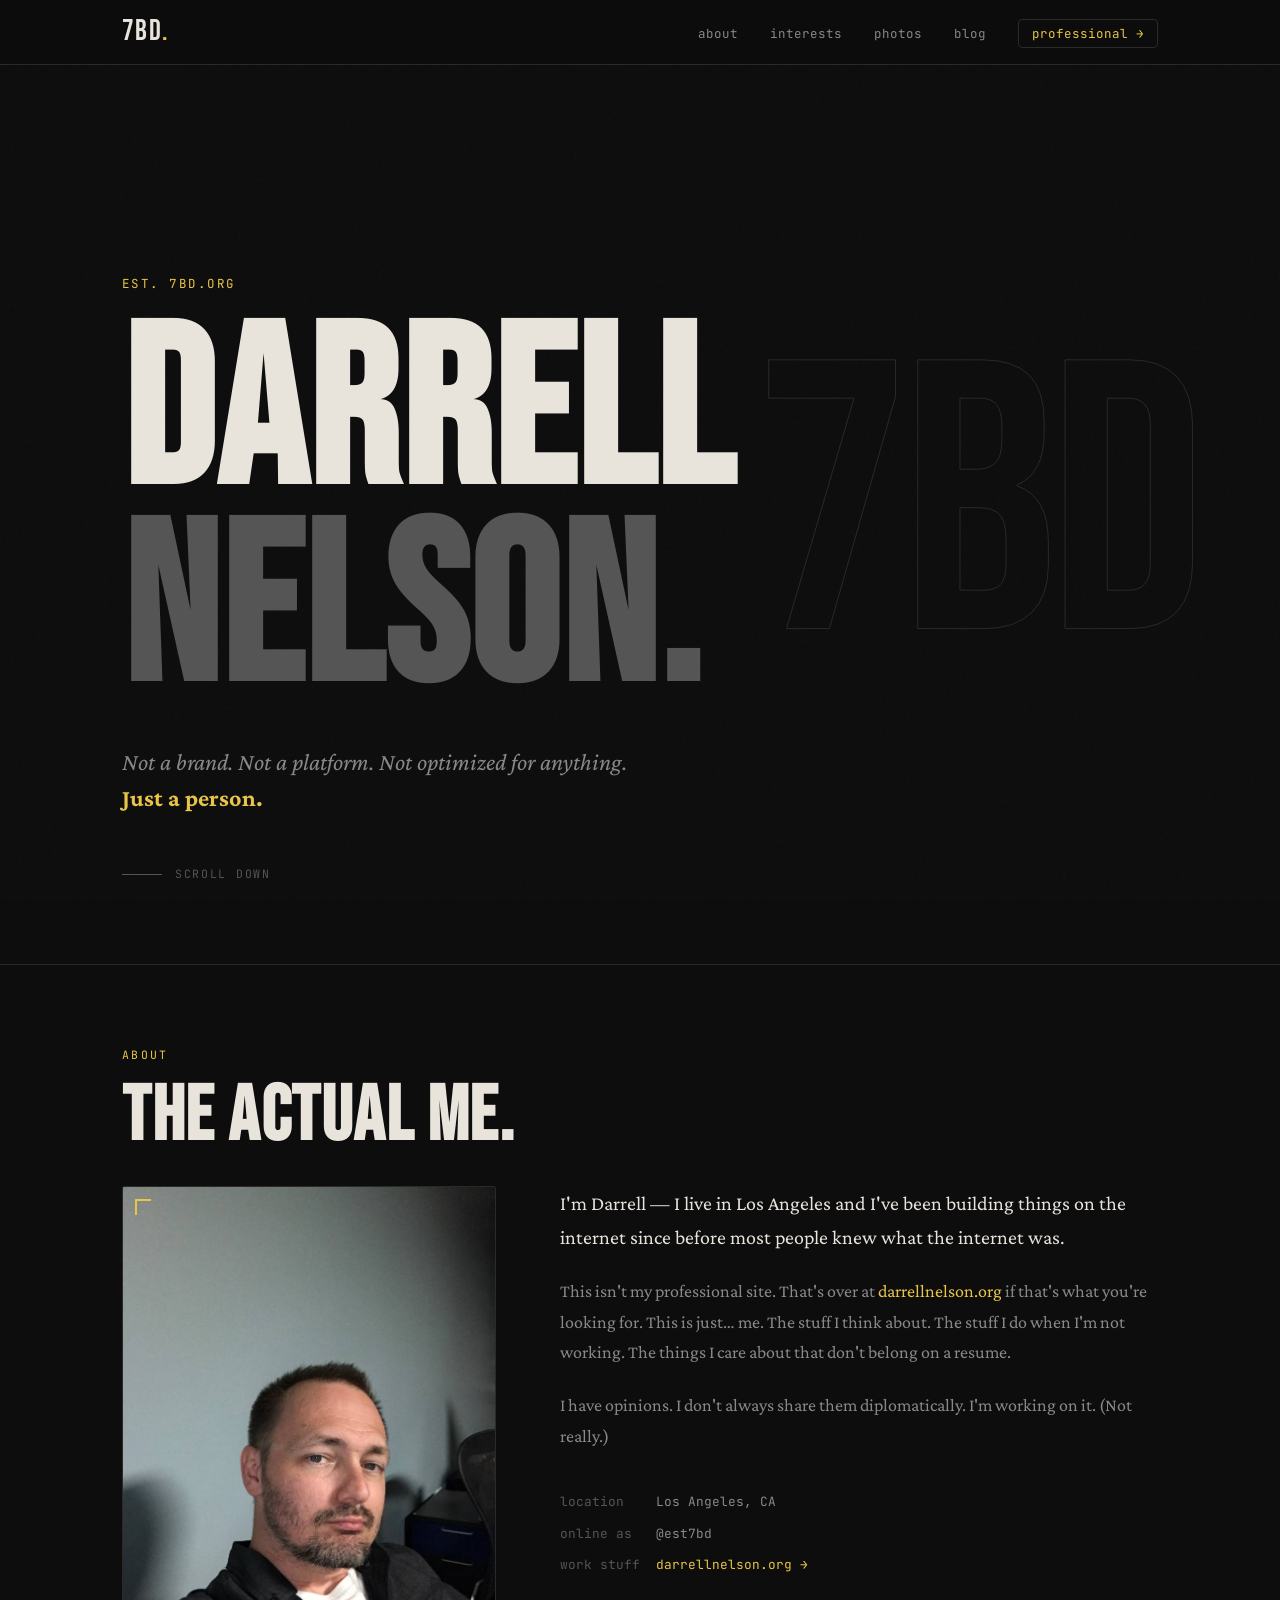
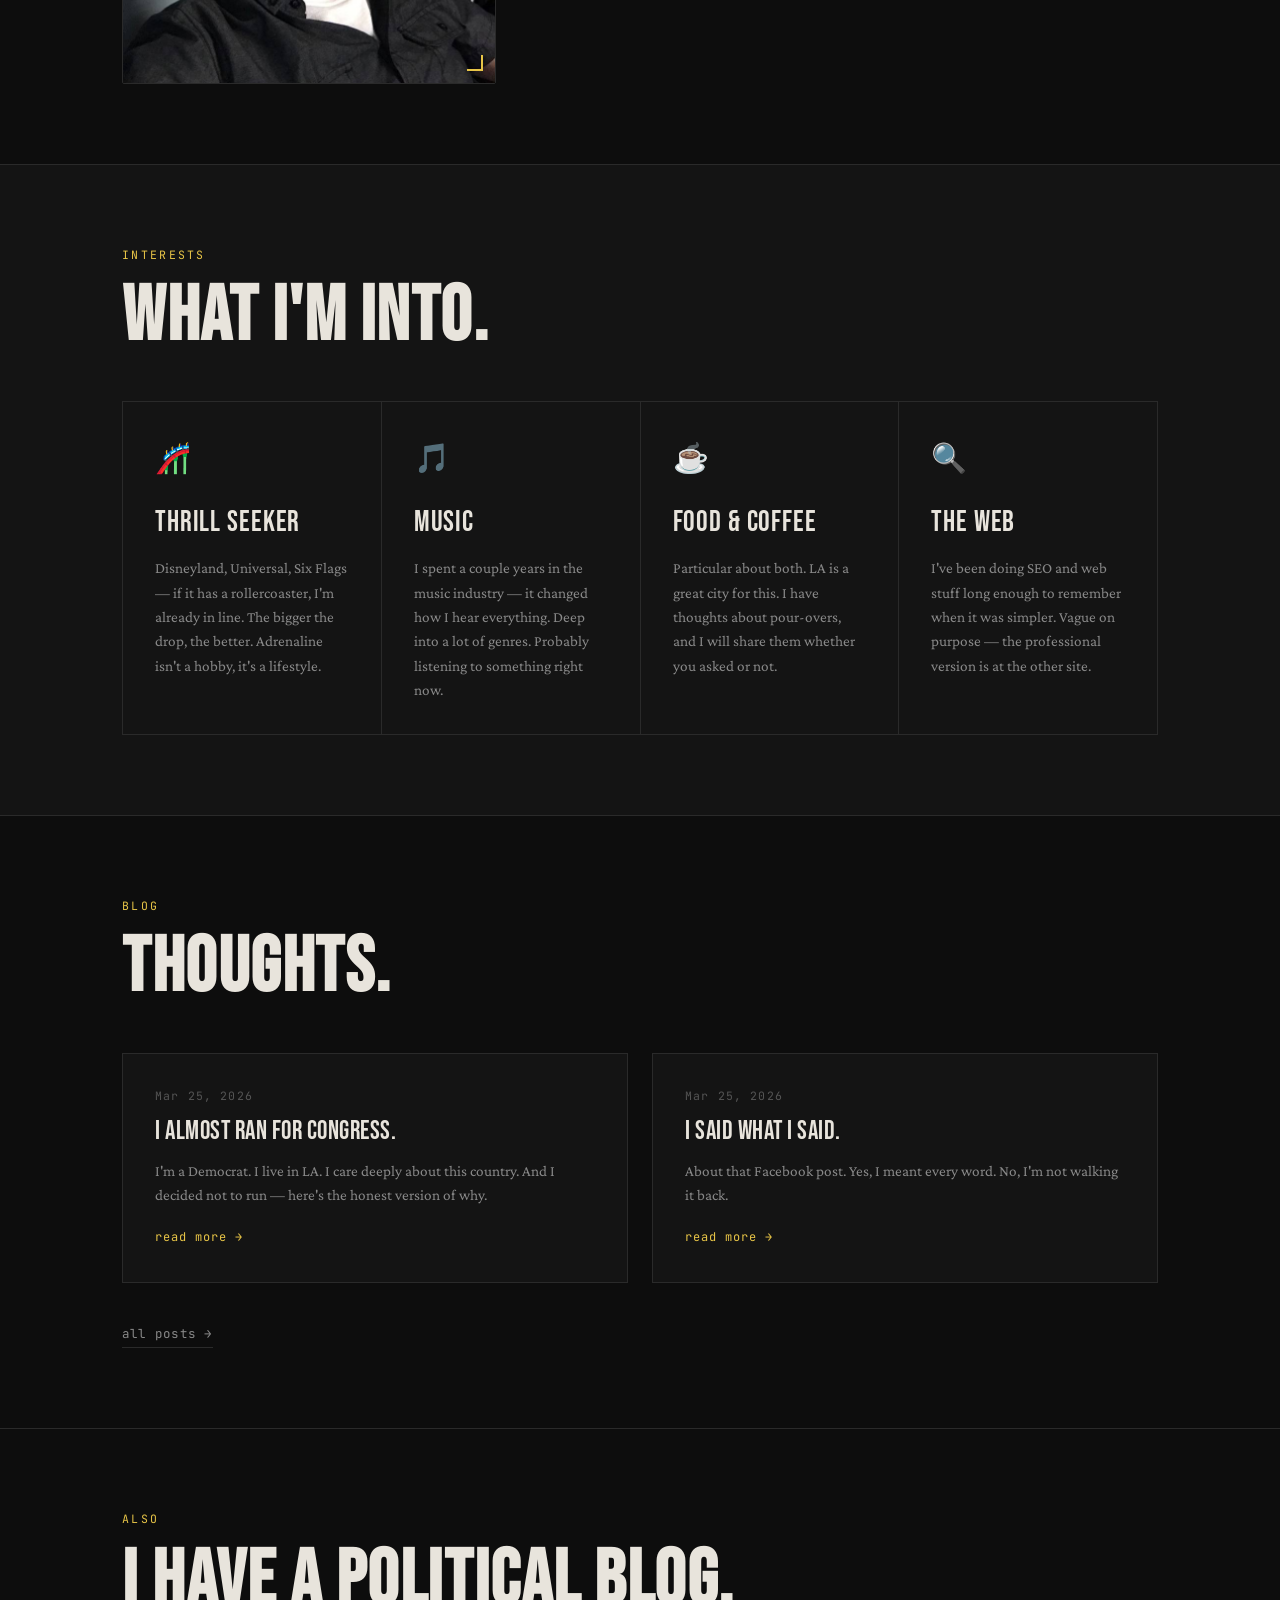
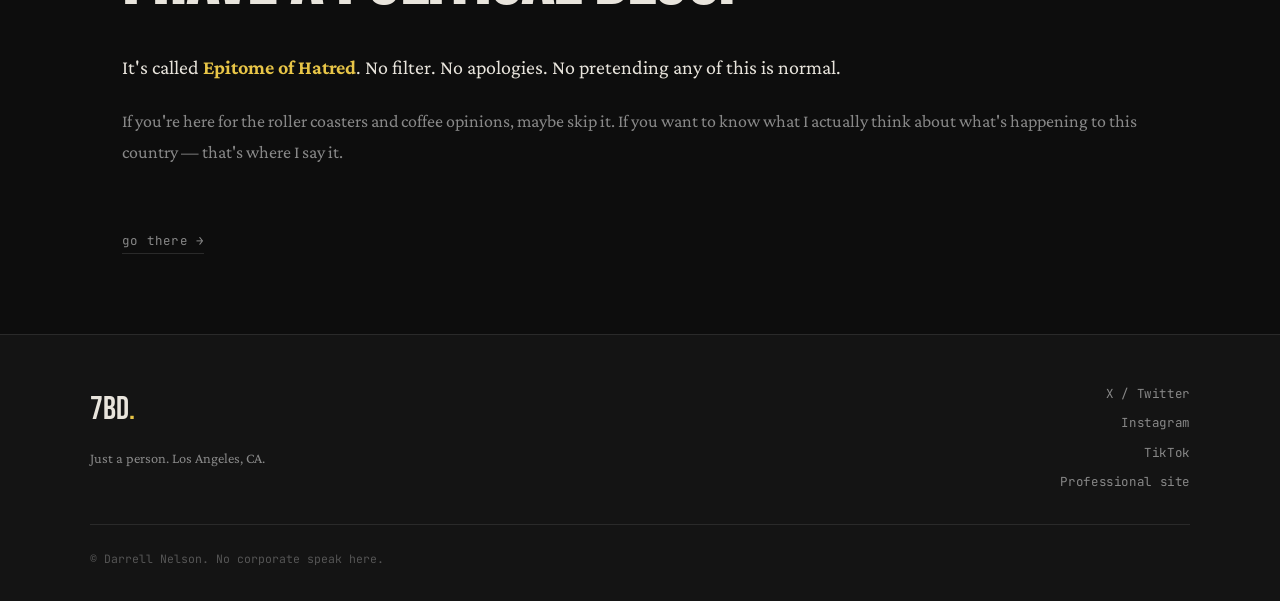
<file: index.html>
<!DOCTYPE html>
<html lang="en">
<head>
    <meta charset="UTF-8">
    <meta name="viewport" content="width=device-width, initial-scale=1.0">
    <title>7bd. — Darrell Nelson</title>
    <meta name="description" content="Darrell Nelson — just a person. LA-based. Opinions, interests, photos, and the occasional rant. Not a brand.">
    <meta name="robots" content="index, follow">
    <link rel="canonical" href="https://7bd.org/">

    <!-- Open Graph -->
    <meta property="og:title" content="7bd. — Darrell Nelson">
    <meta property="og:description" content="Just a person. Los Angeles, CA. Not a brand. Not a platform. Not optimized for anything.">
    <meta property="og:url" content="https://7bd.org/">
    <meta property="og:type" content="website">
    <meta property="og:image" content="https://7bd.org/assets/img/photos/darrell-home.jpg">
    <meta property="og:image:alt" content="Darrell Nelson">
    <meta property="og:site_name" content="7bd.">

    <!-- Twitter / X -->
    <meta name="twitter:card" content="summary_large_image">
    <meta name="twitter:site" content="@est7bd">
    <meta name="twitter:creator" content="@est7bd">
    <meta name="twitter:title" content="7bd. — Darrell Nelson">
    <meta name="twitter:description" content="Just a person. Los Angeles, CA. Not a brand. Not a platform. Not optimized for anything.">
    <meta name="twitter:image" content="https://7bd.org/assets/img/photos/darrell-home.jpg">

    <!-- JSON-LD: WebSite + Person -->
    <script type="application/ld+json">
    {
      "@context": "https://schema.org",
      "@graph": [
        {
          "@type": "WebSite",
          "@id": "https://7bd.org/#website",
          "url": "https://7bd.org/",
          "name": "7bd.",
          "description": "Darrell Nelson — just a person.",
          "publisher": { "@id": "https://7bd.org/#person" }
        },
        {
          "@type": "Person",
          "@id": "https://7bd.org/#person",
          "name": "Darrell Nelson",
          "url": "https://7bd.org/",
          "image": "https://7bd.org/assets/img/photos/darrell-home.jpg",
          "sameAs": [
            "https://x.com/est7bd",
            "https://www.instagram.com/est7bd",
            "https://www.tiktok.com/@est7bd",
            "https://darrellnelson.org"
          ],
          "address": {
            "@type": "PostalAddress",
            "addressLocality": "Los Angeles",
            "addressRegion": "CA",
            "addressCountry": "US"
          }
        }
      ]
    }
    </script>
    
    <link rel="stylesheet" href="/assets/css/style.css">
    
    <style>
        /* --- Hero --- */
        .hero {
            min-height: 100svh;
            display: flex;
            flex-direction: column;
            justify-content: flex-end;
            padding: 0 2rem 5rem;
            max-width: var(--max-w);
            margin: 0 auto;
            position: relative;
        }
        .hero-eyebrow {
            font-family: var(--font-mono);
            font-size: 0.78rem;
            letter-spacing: 0.2em;
            text-transform: uppercase;
            color: var(--accent);
            margin-bottom: 1.5rem;
        }
        .hero-name {
            font-family: var(--font-display);
            font-size: clamp(5rem, 18vw, 14rem);
            line-height: 0.88;
            letter-spacing: 0.01em;
            color: var(--text);
            margin-bottom: 2rem;
        }
        .hero-name span {
            display: block;
            color: var(--text-dim);
        }
        .hero-tagline {
            font-size: clamp(1.1rem, 2.5vw, 1.5rem);
            color: var(--text-muted);
            font-style: italic;
            max-width: 560px;
            margin-bottom: 3rem;
            line-height: 1.5;
        }
        .hero-tagline strong {
            color: var(--accent);
            font-style: normal;
        }
        .hero-scroll {
            font-family: var(--font-mono);
            font-size: 0.72rem;
            color: var(--text-dim);
            letter-spacing: 0.15em;
            text-transform: uppercase;
            display: flex;
            align-items: center;
            gap: 0.8rem;
        }
        .hero-scroll::before {
            content: '';
            display: block;
            width: 40px;
            height: 1px;
            background: var(--text-dim);
        }

        /* Large background text */
        .hero-bg-text {
            position: absolute;
            right: -0.02em;
            top: 50%;
            transform: translateY(-50%);
            font-family: var(--font-display);
            font-size: clamp(12rem, 30vw, 28rem);
            color: transparent;
            -webkit-text-stroke: 1px var(--border);
            pointer-events: none;
            user-select: none;
            white-space: nowrap;
            z-index: -1;
            letter-spacing: -0.02em;
        }

        /* --- About --- */
        .about-grid {
            display: grid;
            grid-template-columns: 1fr 1.6fr;
            gap: 4rem;
            align-items: start;
        }
        .about-photo-slot {
            aspect-ratio: 3/4;
            background: var(--bg3);
            border: 1px solid var(--border);
            border-radius: 2px;
            display: flex;
            align-items: center;
            justify-content: center;
            position: relative;
            overflow: hidden;
        }
        .about-photo-slot img {
            width: 100%;
            height: 100%;
            object-fit: cover;
            display: block;
        }
        .about-photo-slot::after {
            content: '';
        }
        .about-photo-slot .corner {
            position: absolute;
            width: 16px;
            height: 16px;
            border-color: var(--accent);
            border-style: solid;
            border-width: 0;
            z-index: 2;
        }
        .corner.tl {
            top: 12px;
            left: 12px;
            border-top-width: 2px;
            border-left-width: 2px;
        }
        .corner.br {
            bottom: 12px;
            right: 12px;
            border-bottom-width: 2px;
            border-right-width: 2px;
        }

        .about-text p {
            margin-bottom: 1.4rem;
            color: var(--text-muted);
        }
        .about-text p:first-of-type {
            font-size: 1.25rem;
            color: var(--text);
        }
        .about-meta {
            margin-top: 2.5rem;
            display: flex;
            flex-direction: column;
            gap: 0.6rem;
        }
        .about-meta-item {
            display: flex;
            gap: 1rem;
            font-family: var(--font-mono);
            font-size: 0.8rem;
        }
        .about-meta-item .label {
            color: var(--text-dim);
            min-width: 80px;
        }
        .about-meta-item .value {
            color: var(--text-muted);
        }

        /* --- Hobbies / Interests --- */
        .hobbies-section {
            background: var(--bg2);
        }
        .interests-grid {
            display: grid;
            grid-template-columns: repeat(auto-fit, minmax(240px, 1fr));
            gap: 1px;
            border: 1px solid var(--border);
            background: var(--border);
            margin-top: 3rem;
        }
        .interest-card {
            background: var(--bg2);
            padding: 2rem;
            transition: background var(--transition);
        }
        .interest-card:hover {
            background: var(--bg3);
        }
        .interest-icon {
            font-size: 1.8rem;
            margin-bottom: 1rem;
            display: block;
        }
        .interest-name {
            font-family: var(--font-display);
            font-size: 1.8rem;
            color: var(--text);
            letter-spacing: 0.03em;
            margin-bottom: 0.5rem;
        }
        .interest-desc {
            font-size: 0.95rem;
            color: var(--text-muted);
            line-height: 1.6;
        }

        /* --- Blog preview --- */
        .blog-preview-grid {
            display: grid;
            grid-template-columns: repeat(auto-fit, minmax(280px, 1fr));
            gap: 1.5rem;
            margin-top: 3rem;
        }
        .blog-card {
            border: 1px solid var(--border);
            padding: 2rem;
            background: var(--bg2);
            transition: border-color var(--transition), transform var(--transition);
            cursor: pointer;
        }
        .blog-card:hover {
            border-color: var(--accent);
            transform: translateY(-2px);
        }
        .blog-card-date {
            font-family: var(--font-mono);
            font-size: 0.72rem;
            color: var(--text-dim);
            letter-spacing: 0.1em;
            margin-bottom: 0.8rem;
        }
        .blog-card-title {
            font-family: var(--font-display);
            font-size: 1.6rem;
            color: var(--text);
            letter-spacing: 0.02em;
            line-height: 1.1;
            margin-bottom: 0.8rem;
        }
        .blog-card-excerpt {
            font-size: 0.95rem;
            color: var(--text-muted);
            line-height: 1.6;
        }
        .blog-card-link {
            display: inline-block;
            margin-top: 1.2rem;
            font-family: var(--font-mono);
            font-size: 0.75rem;
            color: var(--accent);
            letter-spacing: 0.08em;
        }
        .view-all {
            display: inline-block;
            margin-top: 2.5rem;
            font-family: var(--font-mono);
            font-size: 0.78rem;
            letter-spacing: 0.1em;
            color: var(--text-muted);
            border-bottom: 1px solid var(--border);
            padding-bottom: 2px;
            transition: color var(--transition), border-color var(--transition);
        }
        .view-all:hover {
            color: var(--accent);
            border-color: var(--accent);
        }

        /* Animations */
        .fade-up {
            opacity: 0;
            transform: translateY(24px);
            animation: fadeUp 0.7s ease forwards;
        }
        @keyframes fadeUp {
            to {
                opacity: 1;
                transform: translateY(0);
            }
        }
        .hero-eyebrow { animation-delay: 0.1s; }
        .hero-name { animation-delay: 0.2s; }
        .hero-tagline { animation-delay: 0.35s; }
        .hero-scroll { animation-delay: 0.5s; }

        @media (max-width: 768px) {
            .about-grid {
                grid-template-columns: 1fr;
            }
            .about-photo-slot {
                aspect-ratio: 4/3;
            }
            .hero-bg-text {
                display: none;
            }
        }
    </style>
</head>
<body>
    <div id="header-placeholder"></div>

    <main>
        <!-- HERO -->
        <section style="position:relative; overflow:hidden;">
            <div class="hero">
                <div class="hero-bg-text" aria-hidden="true">7BD</div>
                <p class="hero-eyebrow fade-up">est. 7bd.org</p>
                <h1 class="hero-name fade-up">Darrell<span>Nelson.</span></h1>
                <p class="hero-tagline fade-up">
                    Not a brand. Not a platform. Not optimized for anything.<br>
                    <strong>Just a person.</strong>
                </p>
                <p class="hero-scroll fade-up">scroll down</p>
            </div>
        </section>

        <hr class="divider">

        <!-- ABOUT -->
        <section id="about">
            <div class="section">
                <span class="section-label">about</span>
                <h2 class="section-title">The actual me.</h2>
                <div class="about-grid">
                    <!-- Updated Photo Slot -->
                    <div class="about-photo-slot">
                        <img src="/assets/img/photos/darrell-home.jpg" 
                             alt="Darrell Nelson" 
                             loading="lazy">
                        <div class="corner tl"></div>
                        <div class="corner br"></div>
                    </div>

                    <div class="about-text">
                        <p>I'm Darrell — I live in Los Angeles and I've been building things on the internet since before most people knew what the internet was.</p>
                        <p>This isn't my professional site. That's over at <a href="https://darrellnelson.org" target="_blank" rel="noopener">darrellnelson.org</a> if that's what you're looking for. This is just… me. The stuff I think about. The stuff I do when I'm not working. The things I care about that don't belong on a resume.</p>
                        <p>I have opinions. I don't always share them diplomatically. I'm working on it. (Not really.)</p>
                        
                        <div class="about-meta">
                            <div class="about-meta-item">
                                <span class="label">location</span>
                                <span class="value">Los Angeles, CA</span>
                            </div>
                            <div class="about-meta-item">
                                <span class="label">online as</span>
                                <span class="value">@est7bd</span>
                            </div>
                            <div class="about-meta-item">
                                <span class="label">work stuff</span>
                                <span class="value"><a href="https://darrellnelson.org" target="_blank" rel="noopener">darrellnelson.org →</a></span>
                            </div>
                        </div>
                    </div>
                </div>
            </div>
        </section>

        <hr class="divider">

        <!-- INTERESTS -->
        <section id="hobbies" class="hobbies-section">
            <div class="section">
                <span class="section-label">interests</span>
                <h2 class="section-title">What I'm into.</h2>
                <div class="interests-grid">
                    <div class="interest-card">
                        <span class="interest-icon">🎢</span>
                        <div class="interest-name">Thrill Seeker</div>
                        <p class="interest-desc">Disneyland, Universal, Six Flags — if it has a rollercoaster, I'm already in line. The bigger the drop, the better. Adrenaline isn't a hobby, it's a lifestyle.</p>
                    </div>
                    <div class="interest-card">
                        <span class="interest-icon">🎵</span>
                        <div class="interest-name">Music</div>
                        <p class="interest-desc">I spent a couple years in the music industry — it changed how I hear everything. Deep into a lot of genres. Probably listening to something right now.</p>
                    </div>
                    <div class="interest-card">
                        <span class="interest-icon">☕</span>
                        <div class="interest-name">Food & Coffee</div>
                        <p class="interest-desc">Particular about both. LA is a great city for this. I have thoughts about pour-overs, and I will share them whether you asked or not.</p>
                    </div>
                    <div class="interest-card">
                        <span class="interest-icon">🔍</span>
                        <div class="interest-name">The Web</div>
                        <p class="interest-desc">I've been doing SEO and web stuff long enough to remember when it was simpler. Vague on purpose — the professional version is at the other site.</p>
                    </div>
                </div>
            </div>
        </section>

        <hr class="divider">

        <!-- BLOG PREVIEW -->
        <section id="blog-preview">
            <div class="section">
                <span class="section-label">blog</span>
                <h2 class="section-title">Thoughts.</h2>
                <div class="blog-preview-grid">
                    <div class="blog-card" onclick="location.href='/blog/i-almost-ran-for-congress'">
                        <div class="blog-card-date">Mar 25, 2026</div>
                        <div class="blog-card-title">I Almost Ran for Congress.</div>
                        <p class="blog-card-excerpt">I'm a Democrat. I live in LA. I care deeply about this country. And I decided not to run — here's the honest version of why.</p>
                        <a href="/blog/i-almost-ran-for-congress" class="blog-card-link">read more →</a>
                    </div>
                    <div class="blog-card" onclick="location.href='/blog/i-said-what-i-said'">
                        <div class="blog-card-date">Mar 25, 2026</div>
                        <div class="blog-card-title">I Said What I Said.</div>
                        <p class="blog-card-excerpt">About that Facebook post. Yes, I meant every word. No, I'm not walking it back.</p>
                        <a href="/blog/i-said-what-i-said" class="blog-card-link">read more →</a>
                    </div>
                </div>
                <a href="/blog" class="view-all">all posts →</a>
            </div>
        </section>

        <hr class="divider">

        <!-- EOH -->
        <section id="eoh">
            <div class="section">
                <span class="section-label">also</span>
                <h2 class="section-title">I have a political blog.</h2>
                <div class="about-text">
                    <p>It's called <a href="https://epitomeofhatred.com" target="_blank" rel="noopener"><strong>Epitome of Hatred</strong></a>. No filter. No apologies. No pretending any of this is normal.</p>
                    <p>If you're here for the roller coasters and coffee opinions, maybe skip it. If you want to know what I actually think about what's happening to this country — that's where I say it.</p>
                    <a href="https://epitomeofhatred.com" target="_blank" rel="noopener" class="view-all">go there →</a>
                </div>
            </div>
        </section>
    </main>

    <div id="footer-placeholder"></div>

    <script src="/assets/js/includes.js"></script>
    <script defer src="https://static.cloudflareinsights.com/beacon.min.js/v8c78df7c7c0f484497ecbca7046644da1771523124516" 
            integrity="sha512-8DS7rgIrAmghBFwoOTujcf6D9rXvH8xm8JQ1Ja01h9QX8EzXldiszufYa4IFfKdLUKTTrnSFXLDkUEOTrZQ8Qg==" 
            data-cf-beacon='{"version":"2024.11.0","token":"c5c8e675544d47059acc89119b297288","r":1,"server_timing":{"name":{"cfCacheStatus":true,"cfEdge":true,"cfExtPri":true,"cfL4":true,"cfOrigin":true,"cfSpeedBrain":true},"location_startswith":null}}' 
            crossorigin="anonymous"></script>
</body>
</html>
</file>
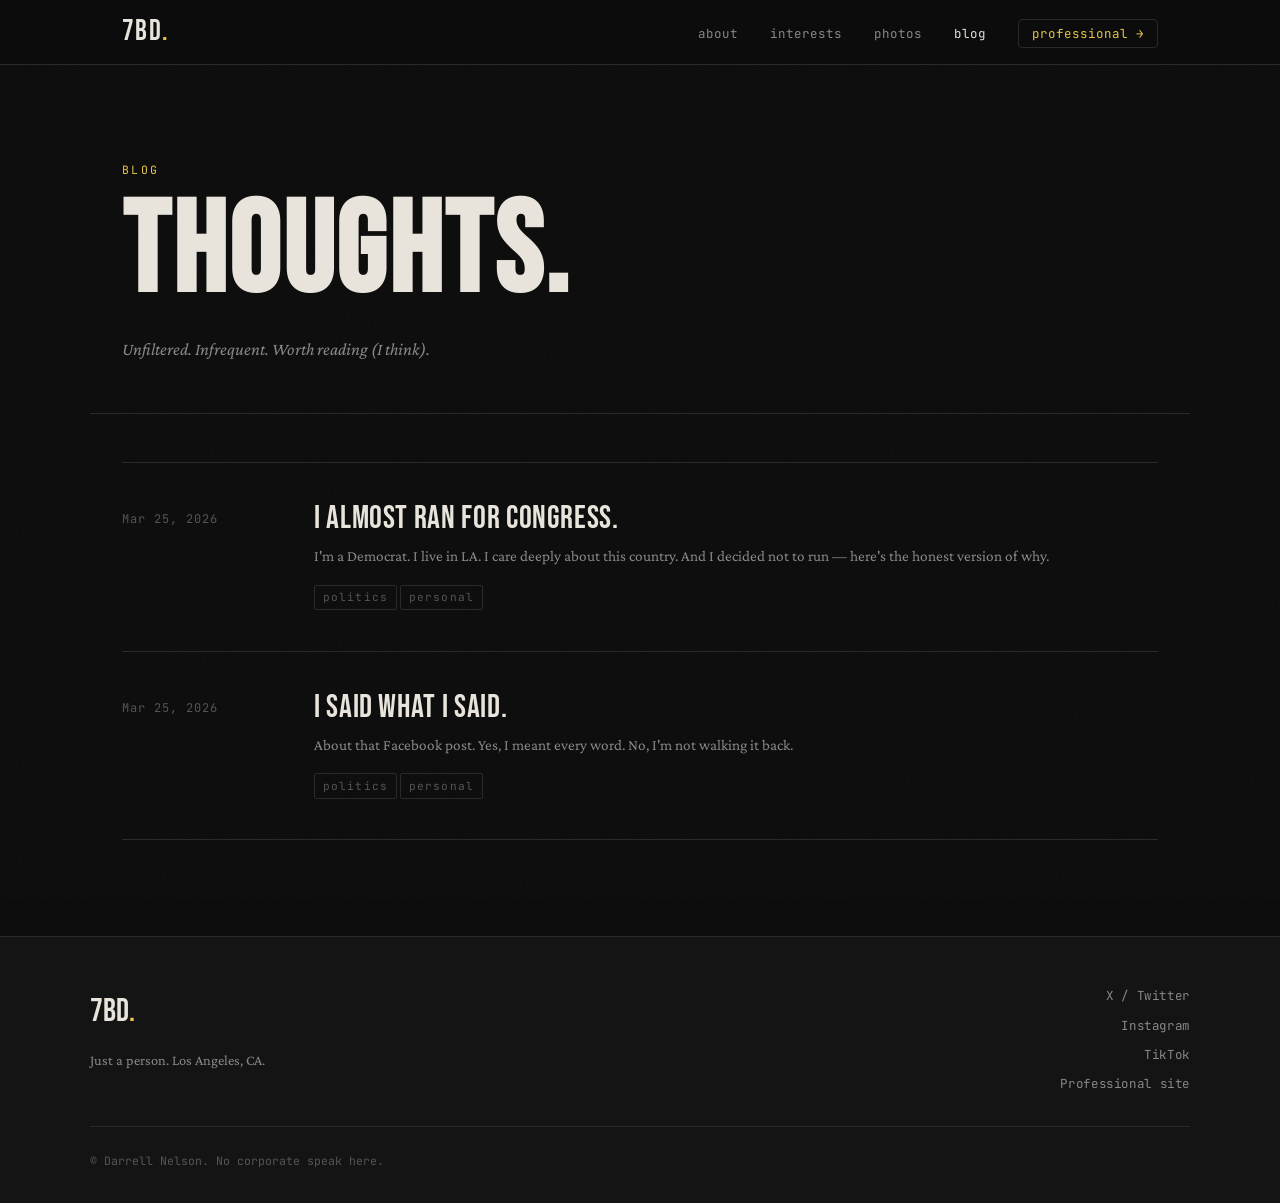
<file: blog.html>
<!DOCTYPE html>
<html lang="en">
<head>
  <meta charset="UTF-8">
  <meta name="viewport" content="width=device-width, initial-scale=1.0">
  <title>Blog — 7bd.</title>
  <meta name="description" content="Thoughts from Darrell Nelson — personal essays, opinions, and stories from a person on the internet.">
  <meta name="robots" content="index, follow">
  <link rel="canonical" href="https://7bd.org/blog">

  <!-- Open Graph -->
  <meta property="og:title" content="Blog — 7bd.">
  <meta property="og:description" content="Thoughts from Darrell Nelson — personal essays, opinions, and stories.">
  <meta property="og:url" content="https://7bd.org/blog">
  <meta property="og:type" content="website">
  <meta property="og:image" content="https://7bd.org/assets/img/photos/darrell-home.jpg">
  <meta property="og:image:alt" content="Darrell Nelson">
  <meta property="og:site_name" content="7bd.">

  <!-- Twitter / X -->
  <meta name="twitter:card" content="summary_large_image">
  <meta name="twitter:site" content="@est7bd">
  <meta name="twitter:creator" content="@est7bd">
  <meta name="twitter:title" content="Blog — 7bd.">
  <meta name="twitter:description" content="Thoughts from Darrell Nelson — personal essays, opinions, and stories.">
  <meta name="twitter:image" content="https://7bd.org/assets/img/photos/darrell-home.jpg">
  <link rel="stylesheet" href="/assets/css/style.css">
  <style>
    .page-hero {
      padding: 6rem 2rem 3rem;
      max-width: var(--max-w);
      margin: 0 auto;
      border-bottom: 1px solid var(--border);
    }
    .page-hero h1 {
      font-family: var(--font-display);
      font-size: clamp(3rem, 10vw, 8rem);
      line-height: 0.9;
      color: var(--text);
      letter-spacing: 0.02em;
    }
    .page-hero .sub {
      margin-top: 1.5rem;
      font-size: 1.1rem;
      color: var(--text-muted);
      font-style: italic;
      max-width: 480px;
    }

    .blog-list {
      max-width: var(--max-w);
      margin: 0 auto;
      padding: 3rem 2rem 6rem;
    }

    /* Empty state */
    .blog-empty {
      padding: 5rem 0;
      text-align: center;
    }
    .blog-empty-big {
      font-family: var(--font-display);
      font-size: clamp(4rem, 12vw, 10rem);
      color: var(--border);
      line-height: 1;
      display: block;
      margin-bottom: 1.5rem;
      letter-spacing: 0.05em;
    }
    .blog-empty p {
      font-family: var(--font-mono);
      font-size: 0.82rem;
      color: var(--text-dim);
      letter-spacing: 0.1em;
      max-width: 400px;
      margin: 0 auto;
      line-height: 1.8;
    }

    /* When posts exist — just uncomment and duplicate .post-item */
    .post-list { list-style: none; }
    .post-item {
      border-bottom: 1px solid var(--border);
      padding: 2.5rem 0;
      display: grid;
      grid-template-columns: 160px 1fr;
      gap: 2rem;
      align-items: start;
      transition: opacity var(--transition);
    }
    .post-item:hover { opacity: 0.75; }
    .post-item:first-child { border-top: 1px solid var(--border); }
    .post-date {
      font-family: var(--font-mono);
      font-size: 0.75rem;
      color: var(--text-dim);
      letter-spacing: 0.08em;
      padding-top: 0.4rem;
    }
    .post-body {}
    .post-title {
      font-family: var(--font-display);
      font-size: 2rem;
      color: var(--text);
      letter-spacing: 0.02em;
      line-height: 1;
      margin-bottom: 0.6rem;
      display: block;
    }
    .post-title:hover { color: var(--accent); }
    .post-excerpt {
      font-size: 0.95rem;
      color: var(--text-muted);
      line-height: 1.6;
    }
    .post-tag {
      display: inline-block;
      margin-top: 1rem;
      font-family: var(--font-mono);
      font-size: 0.7rem;
      letter-spacing: 0.1em;
      color: var(--text-dim);
      border: 1px solid var(--border);
      padding: 0.15rem 0.5rem;
      border-radius: 2px;
    }

    @media (max-width: 600px) {
      .post-item { grid-template-columns: 1fr; gap: 0.5rem; }
    }
  </style>
</head>
<body>

<div id="header-placeholder"></div>

<main>
  <div class="page-hero">
    <span class="section-label">blog</span>
    <h1>Thoughts.</h1>
    <p class="sub">Unfiltered. Infrequent. Worth reading (I think).</p>
  </div>

  <div class="blog-list">

    <ul class="post-list">
      <li class="post-item">
        <span class="post-date">Mar 25, 2026</span>
        <div class="post-body">
          <a href="/blog/i-almost-ran-for-congress" class="post-title">I Almost Ran for Congress.</a>
          <p class="post-excerpt">I'm a Democrat. I live in LA. I care deeply about this country. And I decided not to run — here's the honest version of why.</p>
          <span class="post-tag">politics</span>
          <span class="post-tag">personal</span>
        </div>
      </li>
      <li class="post-item">
        <span class="post-date">Mar 25, 2026</span>
        <div class="post-body">
          <a href="/blog/i-said-what-i-said" class="post-title">I Said What I Said.</a>
          <p class="post-excerpt">About that Facebook post. Yes, I meant every word. No, I'm not walking it back.</p>
          <span class="post-tag">politics</span>
          <span class="post-tag">personal</span>
        </div>
      </li>
    </ul>

  </div>
</main>

<div id="footer-placeholder"></div>
<script src="/assets/js/includes.js"></script>
</body>
</html>
</file>
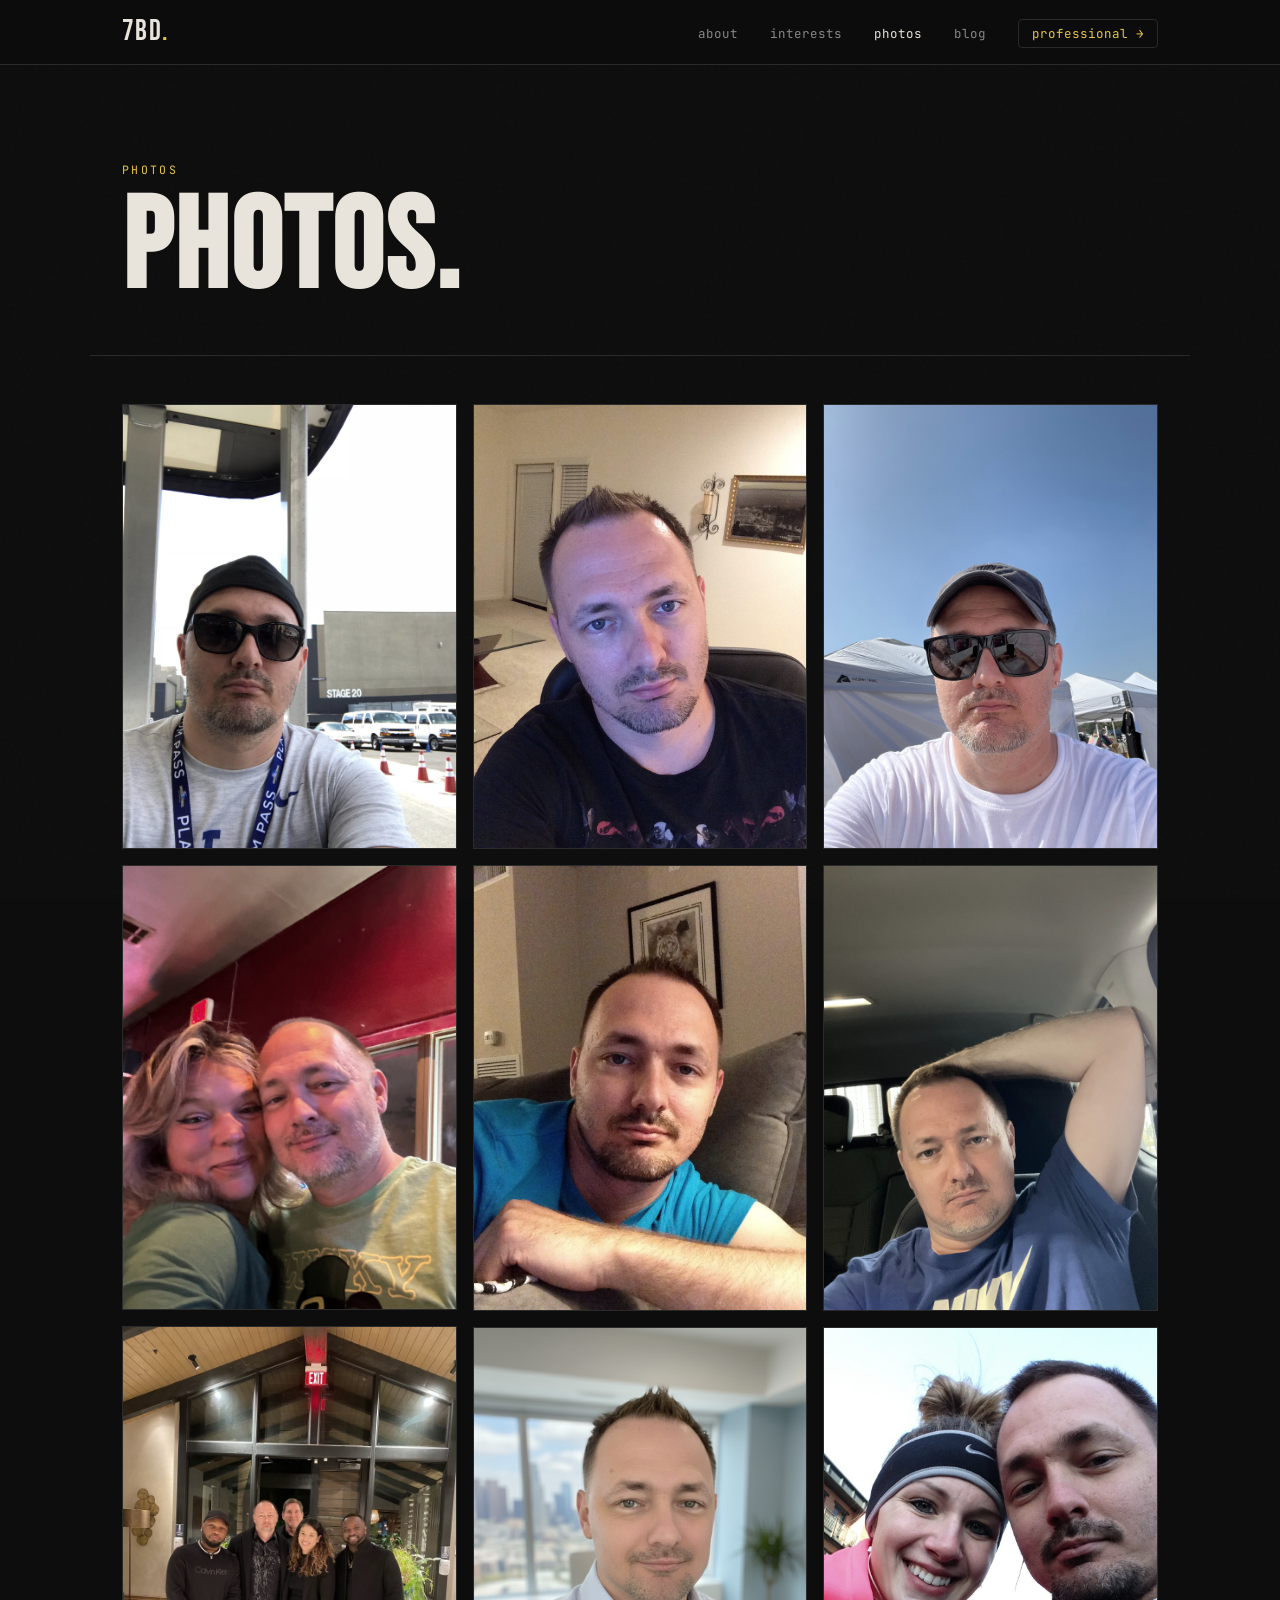
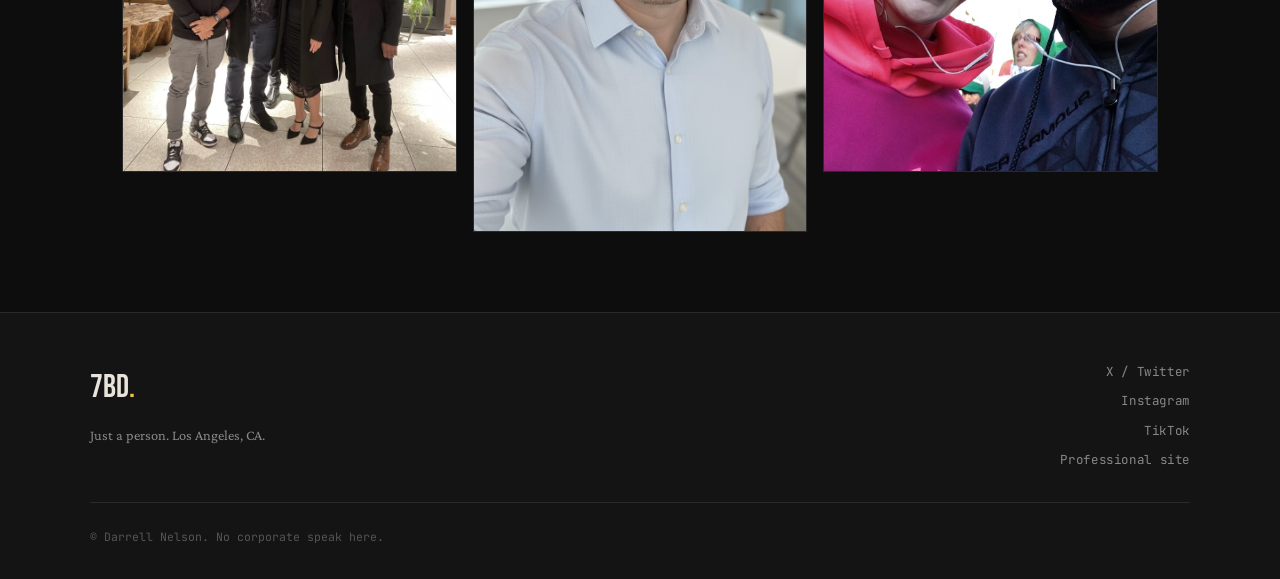
<file: photos.html>
<!DOCTYPE html>
<html lang="en">
<head>
  <meta charset="UTF-8">
  <meta name="viewport" content="width=device-width, initial-scale=1.0">
  <title>Photos — 7bd.</title>
  <meta name="description" content="Photos by Darrell Nelson — moments, places, and things worth documenting.">
  <meta name="robots" content="index, follow">
  <link rel="canonical" href="https://7bd.org/photos">

  <!-- Open Graph -->
  <meta property="og:title" content="Photos — 7bd.">
  <meta property="og:description" content="Photos by Darrell Nelson — moments, places, and things worth documenting.">
  <meta property="og:url" content="https://7bd.org/photos">
  <meta property="og:type" content="website">
  <meta property="og:image" content="https://7bd.org/assets/img/photos/darrell-outdoor.jpg">
  <meta property="og:image:alt" content="Photos by Darrell Nelson">
  <meta property="og:site_name" content="7bd.">

  <!-- Twitter / X -->
  <meta name="twitter:card" content="summary_large_image">
  <meta name="twitter:site" content="@est7bd">
  <meta name="twitter:creator" content="@est7bd">
  <meta name="twitter:title" content="Photos — 7bd.">
  <meta name="twitter:description" content="Photos by Darrell Nelson — moments, places, and things worth documenting.">
  <meta name="twitter:image" content="https://7bd.org/assets/img/photos/darrell-outdoor.jpg">
  <link rel="stylesheet" href="/assets/css/style.css">
  <style>
    .page-hero {
      padding: 6rem 2rem 3rem;
      max-width: var(--max-w);
      margin: 0 auto;
      border-bottom: 1px solid var(--border);
    }
    .page-hero .section-label { margin-bottom: 0.75rem; }
    .page-hero h1 {
      font-family: var(--font-display);
      font-size: clamp(3rem, 10vw, 8rem);
      line-height: 0.9;
      color: var(--text);
      letter-spacing: 0.02em;
    }

    /* Masonry-ish photo grid */
    .photo-grid {
      max-width: var(--max-w);
      margin: 0 auto;
      padding: 3rem 2rem 5rem;
      columns: 3;
      column-gap: 1rem;
    }
    .photo-item {
      break-inside: avoid;
      margin-bottom: 1rem;
      position: relative;
      overflow: hidden;
      background: var(--bg3);
      border: 1px solid var(--border);
      cursor: pointer;
    }
    .photo-item img {
      width: 100%;
      display: block;
      transition: transform 0.4s ease;
      filter: grayscale(20%);
    }
    .photo-item:hover img { transform: scale(1.03); filter: grayscale(0%); }

    @media (max-width: 768px) {
      .photo-grid { columns: 2; }
    }
    @media (max-width: 480px) {
      .photo-grid { columns: 1; }
    }
  </style>
</head>
<body>

<div id="header-placeholder"></div>

<main>
  <div class="page-hero">
    <span class="section-label">photos</span>
    <h1>Photos.</h1>
  </div>


  <div class="photo-grid">
    <div class="photo-item">
      <img src="/assets/img/photos/photo-01.jpg" alt="Photo 01" loading="lazy">
    </div>
    <div class="photo-item">
      <img src="/assets/img/photos/photo-02.jpg" alt="Photo 02" loading="lazy">
    </div>
    <div class="photo-item">
      <img src="/assets/img/photos/photo-03.jpg" alt="Photo 03" loading="lazy">
    </div>
    <div class="photo-item">
      <img src="/assets/img/photos/photo-04.jpg" alt="Photo 04" loading="lazy">
    </div>
    <div class="photo-item">
      <img src="/assets/img/photos/photo-05.jpg" alt="Photo 05" loading="lazy">
    </div>
    <div class="photo-item">
      <img src="/assets/img/photos/photo-06.jpg" alt="Photo 06" loading="lazy">
    </div>
    <div class="photo-item">
      <img src="/assets/img/photos/photo-07.jpg" alt="Photo 07" loading="lazy">
    </div>
    <div class="photo-item">
      <img src="/assets/img/photos/photo-08.jpg" alt="Photo 08" loading="lazy">
    </div>
    <div class="photo-item">
      <img src="/assets/img/photos/photo-09.jpg" alt="Photo 09" loading="lazy">
    </div>
  </div>
</main>

<div id="footer-placeholder"></div>
<script src="/assets/js/includes.js"></script>
</body>
</html>
</file>
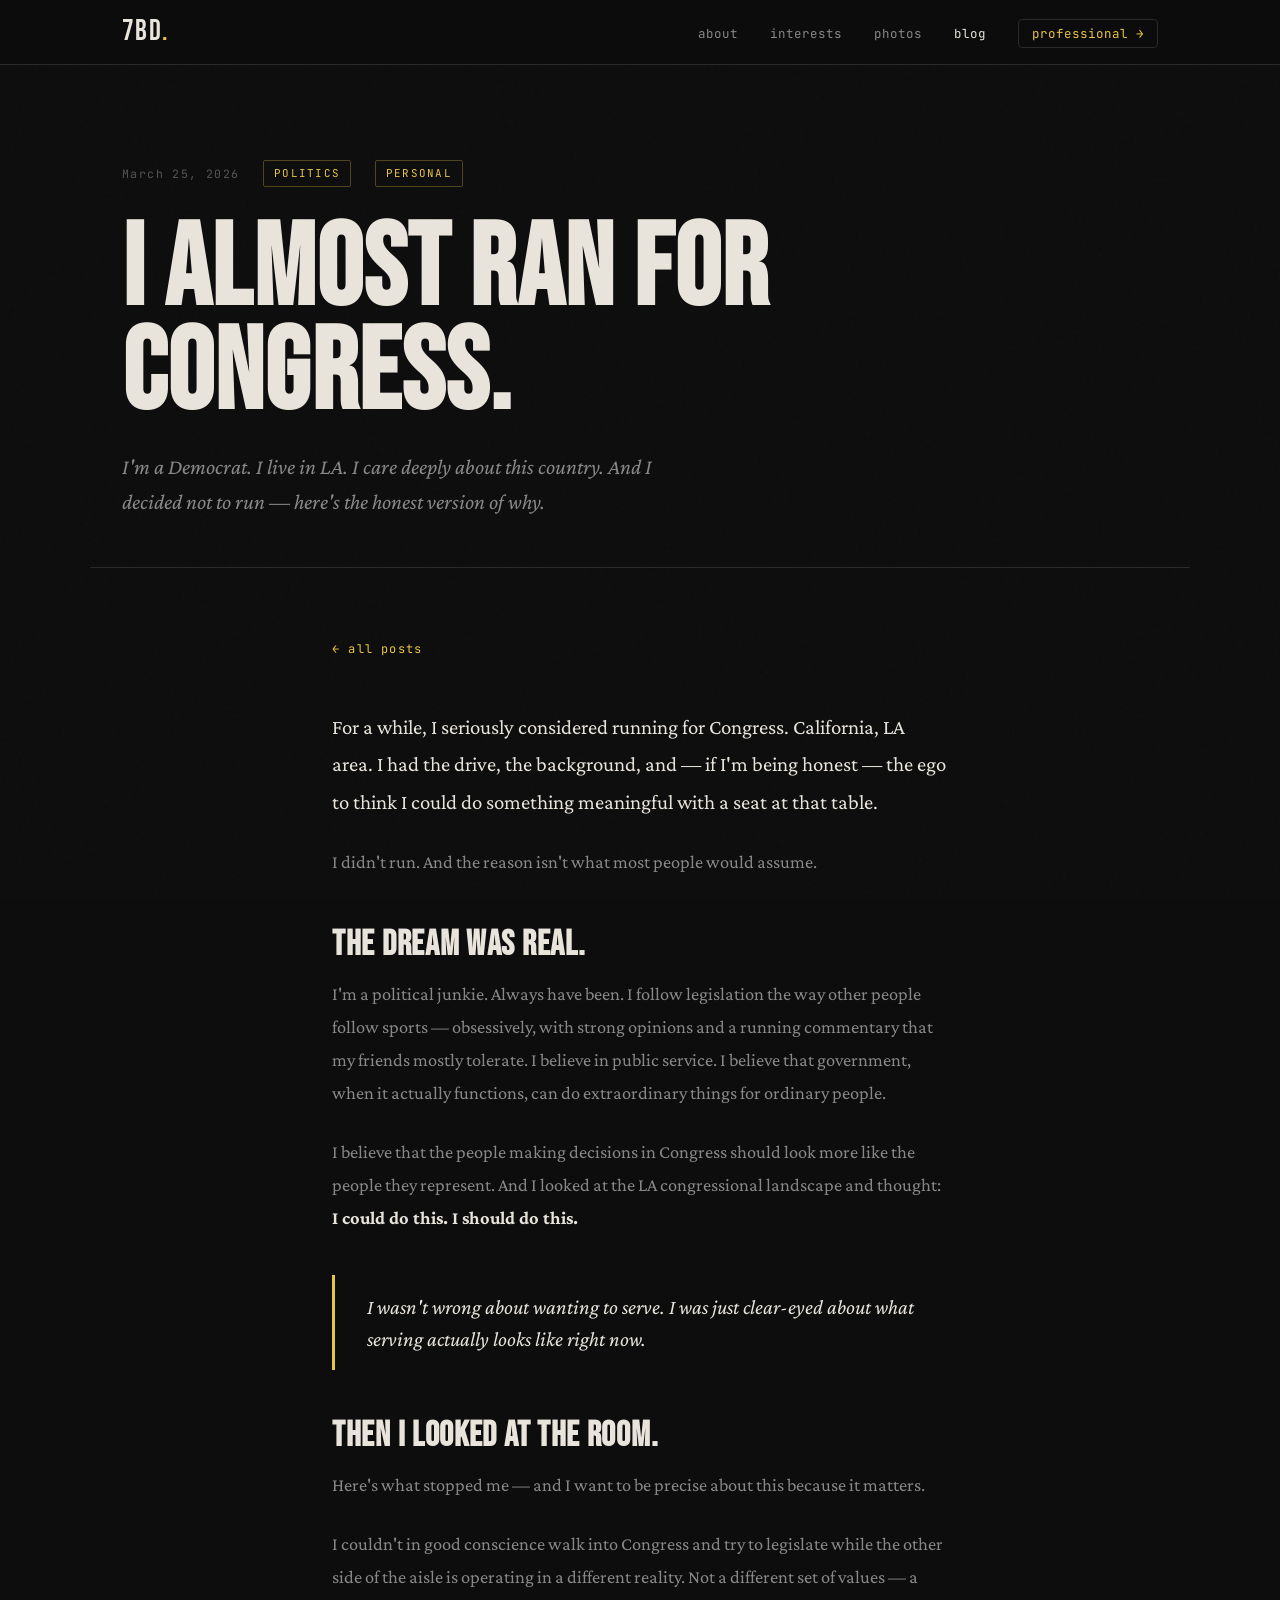
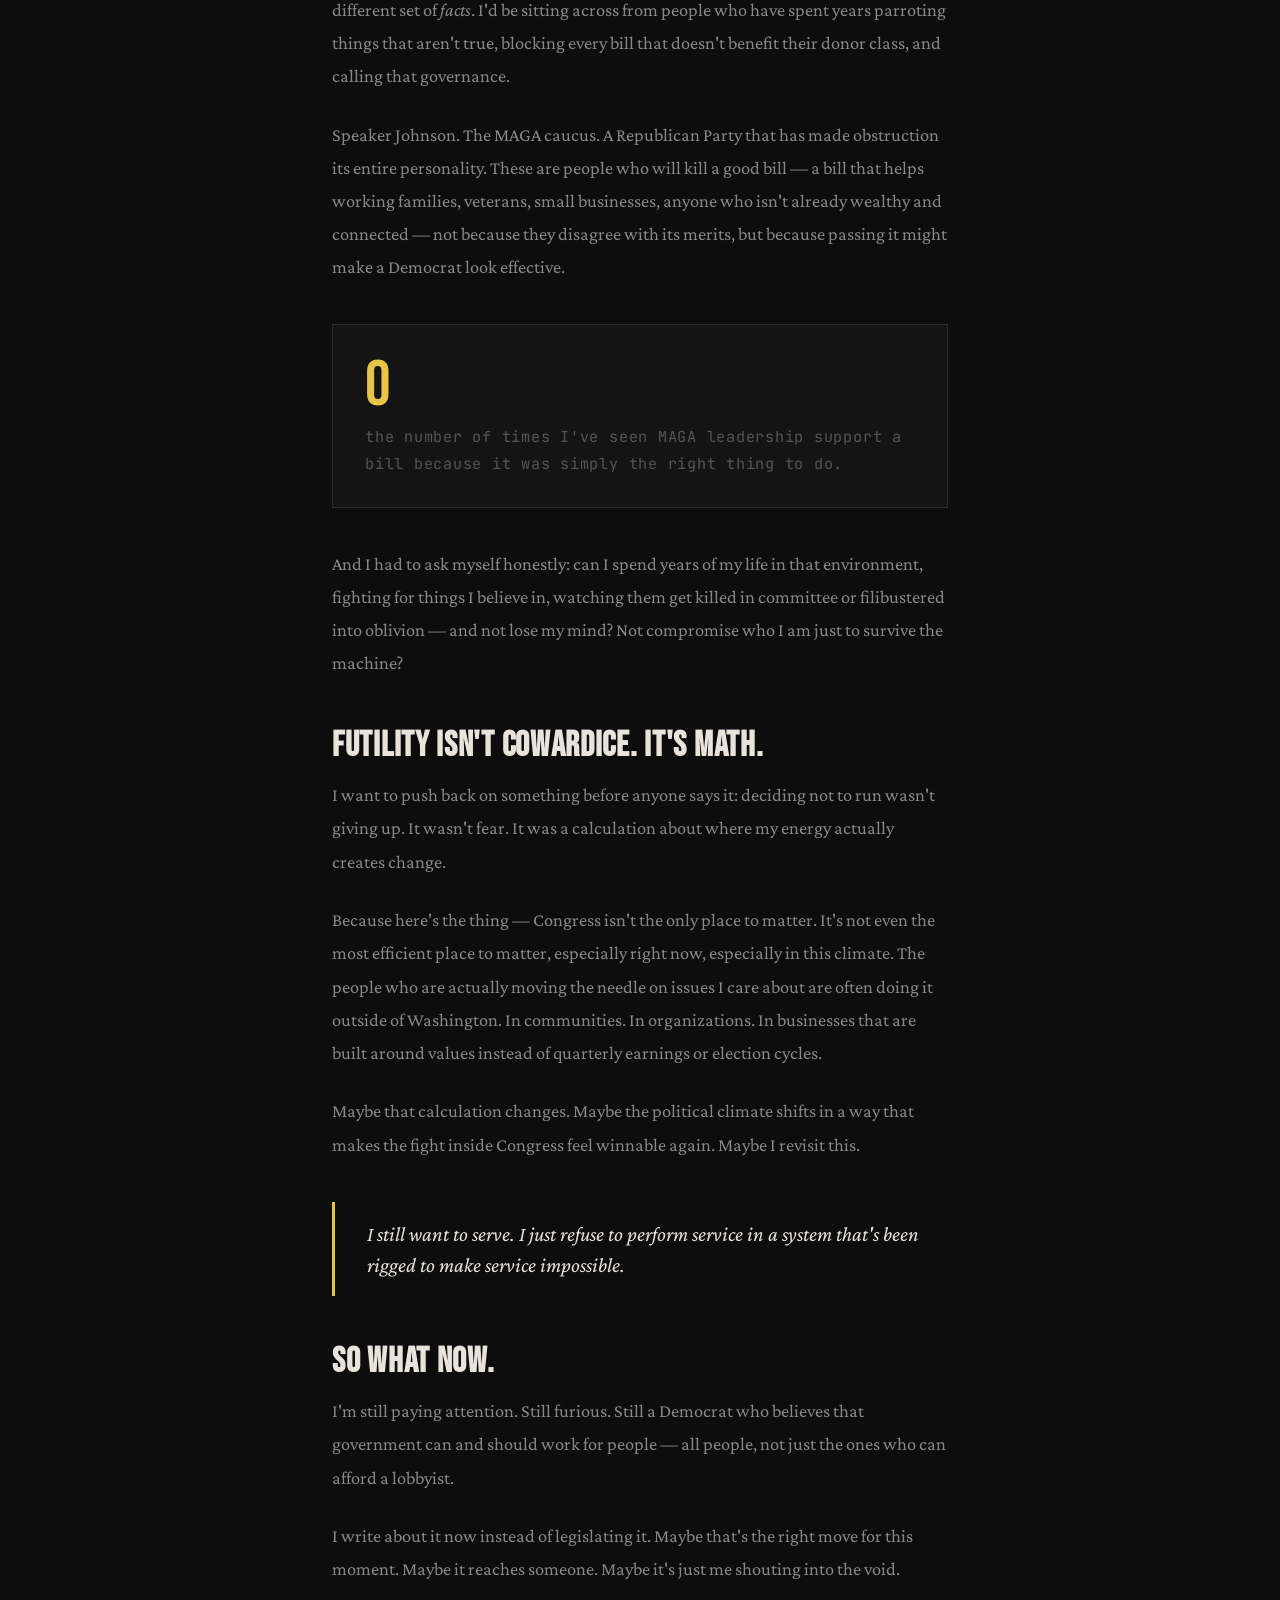
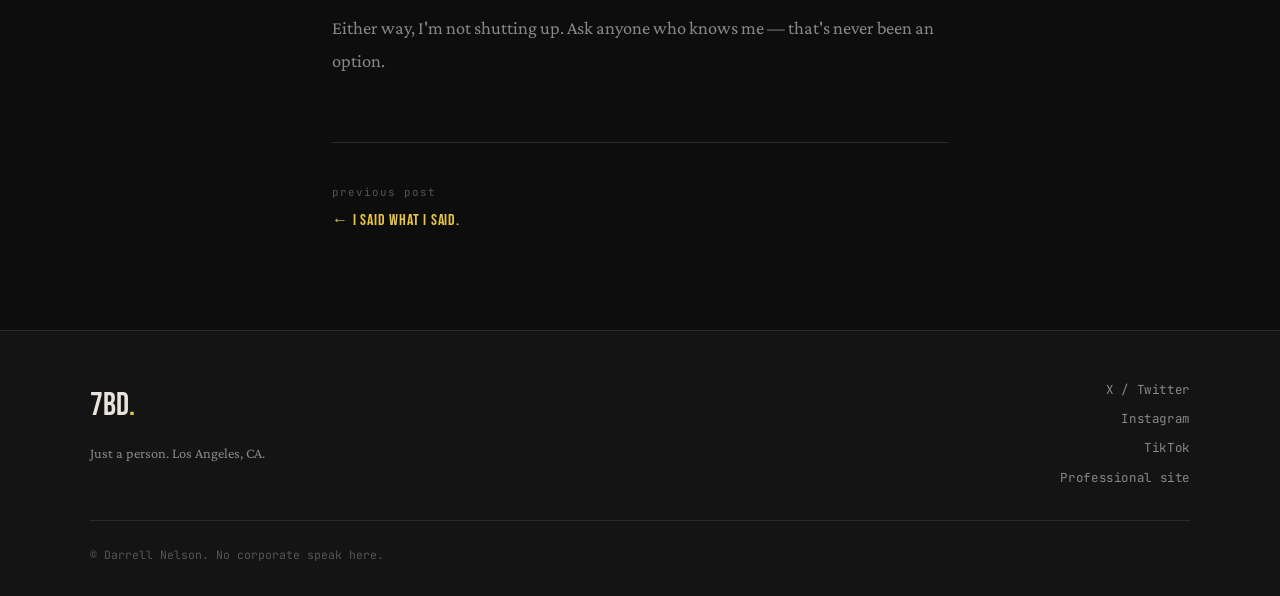
<file: blog/i-almost-ran-for-congress.html>
<!DOCTYPE html>
<html lang="en">
<head>
  <meta charset="UTF-8">
  <meta name="viewport" content="width=device-width, initial-scale=1.0">
  <title>I Almost Ran for Congress — 7bd.</title>
  <meta name="description" content="I wanted to run for Congress. Here's why I didn't — and why I don't regret the decision.">
  <meta name="robots" content="index, follow">
  <link rel="canonical" href="https://7bd.org/blog/i-almost-ran-for-congress">

  <!-- Open Graph -->
  <meta property="og:title" content="I Almost Ran for Congress.">
  <meta property="og:description" content="I wanted to run for Congress. Here's the honest version of why I didn't.">
  <meta property="og:url" content="https://7bd.org/blog/i-almost-ran-for-congress">
  <meta property="og:type" content="article">
  <meta property="og:image" content="https://7bd.org/assets/img/photos/darrell-home.jpg">
  <meta property="og:image:alt" content="Darrell Nelson">
  <meta property="og:site_name" content="7bd.">
  <meta property="article:author" content="Darrell Nelson">
  <meta property="article:published_time" content="2026-03-25">

  <!-- Twitter / X -->
  <meta name="twitter:card" content="summary_large_image">
  <meta name="twitter:site" content="@est7bd">
  <meta name="twitter:creator" content="@est7bd">
  <meta name="twitter:title" content="I Almost Ran for Congress.">
  <meta name="twitter:description" content="I wanted to run for Congress. Here's the honest version of why I didn't.">
  <meta name="twitter:image" content="https://7bd.org/assets/img/photos/darrell-home.jpg">

  <!-- JSON-LD: BlogPosting -->
  <script type="application/ld+json">
  {
    "@context": "https://schema.org",
    "@type": "BlogPosting",
    "headline": "I Almost Ran for Congress.",
    "description": "I wanted to run for Congress. Here's why I didn't — and why I don't regret the decision.",
    "url": "https://7bd.org/blog/i-almost-ran-for-congress",
    "datePublished": "2026-03-25",
    "dateModified": "2026-03-25",
    "author": {
      "@type": "Person",
      "name": "Darrell Nelson",
      "url": "https://7bd.org/"
    },
    "publisher": {
      "@type": "Person",
      "name": "Darrell Nelson",
      "url": "https://7bd.org/"
    },
    "image": "https://7bd.org/assets/img/photos/darrell-home.jpg",
    "mainEntityOfPage": "https://7bd.org/blog/i-almost-ran-for-congress"
  }
  </script>
  <link rel="stylesheet" href="/assets/css/style.css">
  <style>
    .post-hero {
      max-width: var(--max-w);
      margin: 0 auto;
      padding: 6rem 2rem 3rem;
      border-bottom: 1px solid var(--border);
    }
    .post-meta {
      display: flex;
      align-items: center;
      gap: 1.5rem;
      margin-bottom: 2rem;
      flex-wrap: wrap;
    }
    .post-date {
      font-family: var(--font-mono);
      font-size: 0.72rem;
      color: var(--text-dim);
      letter-spacing: 0.12em;
    }
    .post-tag {
      font-family: var(--font-mono);
      font-size: 0.68rem;
      letter-spacing: 0.12em;
      text-transform: uppercase;
      color: var(--accent);
      border: 1px solid rgba(232,197,71,0.3);
      padding: 0.2rem 0.6rem;
      border-radius: 2px;
    }
    .post-hero h1 {
      font-family: var(--font-display);
      font-size: clamp(3rem, 9vw, 7.5rem);
      line-height: 0.9;
      letter-spacing: 0.01em;
      color: var(--text);
      margin-bottom: 1.5rem;
    }
    .post-hero .deck {
      font-size: clamp(1.1rem, 2vw, 1.35rem);
      color: var(--text-muted);
      font-style: italic;
      max-width: 580px;
      line-height: 1.6;
    }

    .post-body {
      max-width: 680px;
      margin: 0 auto;
      padding: 4rem 2rem 6rem;
    }
    .post-body p {
      margin-bottom: 1.6rem;
      color: var(--text-muted);
      font-size: 1.15rem;
      line-height: 1.8;
    }
    .post-body p:first-of-type {
      font-size: 1.3rem;
      color: var(--text);
    }
    .post-body h2 {
      font-family: var(--font-display);
      font-size: 2.2rem;
      color: var(--text);
      letter-spacing: 0.02em;
      margin: 3rem 0 1rem;
      line-height: 1;
    }
    .post-body strong { color: var(--text); }
    .post-body a { color: var(--accent); }
    .post-body a:hover { color: var(--text); }

    .pull-quote {
      border-left: 3px solid var(--accent);
      margin: 2.5rem 0;
      padding: 1rem 0 1rem 2rem;
    }
    .pull-quote p {
      font-size: 1.3rem !important;
      color: var(--text) !important;
      font-style: italic;
      margin: 0 !important;
      line-height: 1.5;
    }

    /* Stat callout */
    .callout {
      background: var(--bg2);
      border: 1px solid var(--border);
      padding: 1.8rem 2rem;
      margin: 2.5rem 0;
    }
    .callout-number {
      font-family: var(--font-display);
      font-size: 4rem;
      color: var(--accent);
      line-height: 1;
      display: block;
      margin-bottom: 0.3rem;
    }
    .callout p {
      font-size: 0.95rem !important;
      color: var(--text-dim) !important;
      font-family: var(--font-mono);
      letter-spacing: 0.05em;
      margin: 0 !important;
    }

    .back-link {
      display: inline-flex;
      align-items: center;
      gap: 0.5rem;
      font-family: var(--font-mono);
      font-size: 0.75rem;
      letter-spacing: 0.1em;
      color: var(--text-dim);
      margin-bottom: 3rem;
      transition: color 0.2s;
    }
    .back-link:hover { color: var(--accent); }

    .post-nav {
      border-top: 1px solid var(--border);
      margin-top: 4rem;
      padding-top: 2.5rem;
      display: flex;
      justify-content: flex-start;
    }
    .post-nav a {
      font-family: var(--font-mono);
      font-size: 0.78rem;
      letter-spacing: 0.08em;
      color: var(--text-muted);
      display: flex;
      flex-direction: column;
      gap: 0.3rem;
    }
    .post-nav a span:first-child { color: var(--text-dim); font-size: 0.68rem; }
    .post-nav a span:last-child { color: var(--accent); font-size: 1rem; font-family: var(--font-display); letter-spacing: 0.05em; }
    .post-nav a:hover span:last-child { color: var(--text); }
  </style>
</head>
<body>

<div id="header-placeholder"></div>

<main>
  <article>
    <div class="post-hero">
      <div class="post-meta">
        <span class="post-date">March 25, 2026</span>
        <span class="post-tag">politics</span>
        <span class="post-tag">personal</span>
      </div>
      <h1>I Almost Ran for Congress.</h1>
      <p class="deck">I'm a Democrat. I live in LA. I care deeply about this country. And I decided not to run — here's the honest version of why.</p>
    </div>

    <div class="post-body">
      <a href="/blog" class="back-link">← all posts</a>

      <p>For a while, I seriously considered running for Congress. California, LA area. I had the drive, the background, and — if I'm being honest — the ego to think I could do something meaningful with a seat at that table.</p>

      <p>I didn't run. And the reason isn't what most people would assume.</p>

      <h2>The Dream Was Real.</h2>

      <p>I'm a political junkie. Always have been. I follow legislation the way other people follow sports — obsessively, with strong opinions and a running commentary that my friends mostly tolerate. I believe in public service. I believe that government, when it actually functions, can do extraordinary things for ordinary people.</p>

      <p>I believe that the people making decisions in Congress should look more like the people they represent. And I looked at the LA congressional landscape and thought: <strong>I could do this. I should do this.</strong></p>

      <div class="pull-quote">
        <p>I wasn't wrong about wanting to serve. I was just clear-eyed about what serving actually looks like right now.</p>
      </div>

      <h2>Then I Looked at the Room.</h2>

      <p>Here's what stopped me — and I want to be precise about this because it matters.</p>

      <p>I couldn't in good conscience walk into Congress and try to legislate while the other side of the aisle is operating in a different reality. Not a different set of values — a different set of <em>facts</em>. I'd be sitting across from people who have spent years parroting things that aren't true, blocking every bill that doesn't benefit their donor class, and calling that governance.</p>

      <p>Speaker Johnson. The MAGA caucus. A Republican Party that has made obstruction its entire personality. These are people who will kill a good bill — a bill that helps working families, veterans, small businesses, anyone who isn't already wealthy and connected — not because they disagree with its merits, but because passing it might make a Democrat look effective.</p>

      <div class="callout">
        <span class="callout-number">0</span>
        <p>the number of times I've seen MAGA leadership support a bill because it was simply the right thing to do.</p>
      </div>

      <p>And I had to ask myself honestly: can I spend years of my life in that environment, fighting for things I believe in, watching them get killed in committee or filibustered into oblivion — and not lose my mind? Not compromise who I am just to survive the machine?</p>

      <h2>Futility Isn't Cowardice. It's Math.</h2>

      <p>I want to push back on something before anyone says it: deciding not to run wasn't giving up. It wasn't fear. It was a calculation about where my energy actually creates change.</p>

      <p>Because here's the thing — Congress isn't the only place to matter. It's not even the most efficient place to matter, especially right now, especially in this climate. The people who are actually moving the needle on issues I care about are often doing it outside of Washington. In communities. In organizations. In businesses that are built around values instead of quarterly earnings or election cycles.</p>

      <p>Maybe that calculation changes. Maybe the political climate shifts in a way that makes the fight inside Congress feel winnable again. Maybe I revisit this.</p>

      <div class="pull-quote">
        <p>I still want to serve. I just refuse to perform service in a system that's been rigged to make service impossible.</p>
      </div>

      <h2>So What Now.</h2>

      <p>I'm still paying attention. Still furious. Still a Democrat who believes that government can and should work for people — all people, not just the ones who can afford a lobbyist.</p>

      <p>I write about it now instead of legislating it. Maybe that's the right move for this moment. Maybe it reaches someone. Maybe it's just me shouting into the void.</p>

      <p>Either way, I'm not shutting up. Ask anyone who knows me — that's never been an option.</p>

      <div class="post-nav">
        <a href="/blog/i-said-what-i-said">
          <span>previous post</span>
          <span>← I Said What I Said.</span>
        </a>
      </div>
    </div>
  </article>
</main>

<div id="footer-placeholder"></div>
<script src="/assets/js/includes.js"></script>
</body>
</html>
</file>
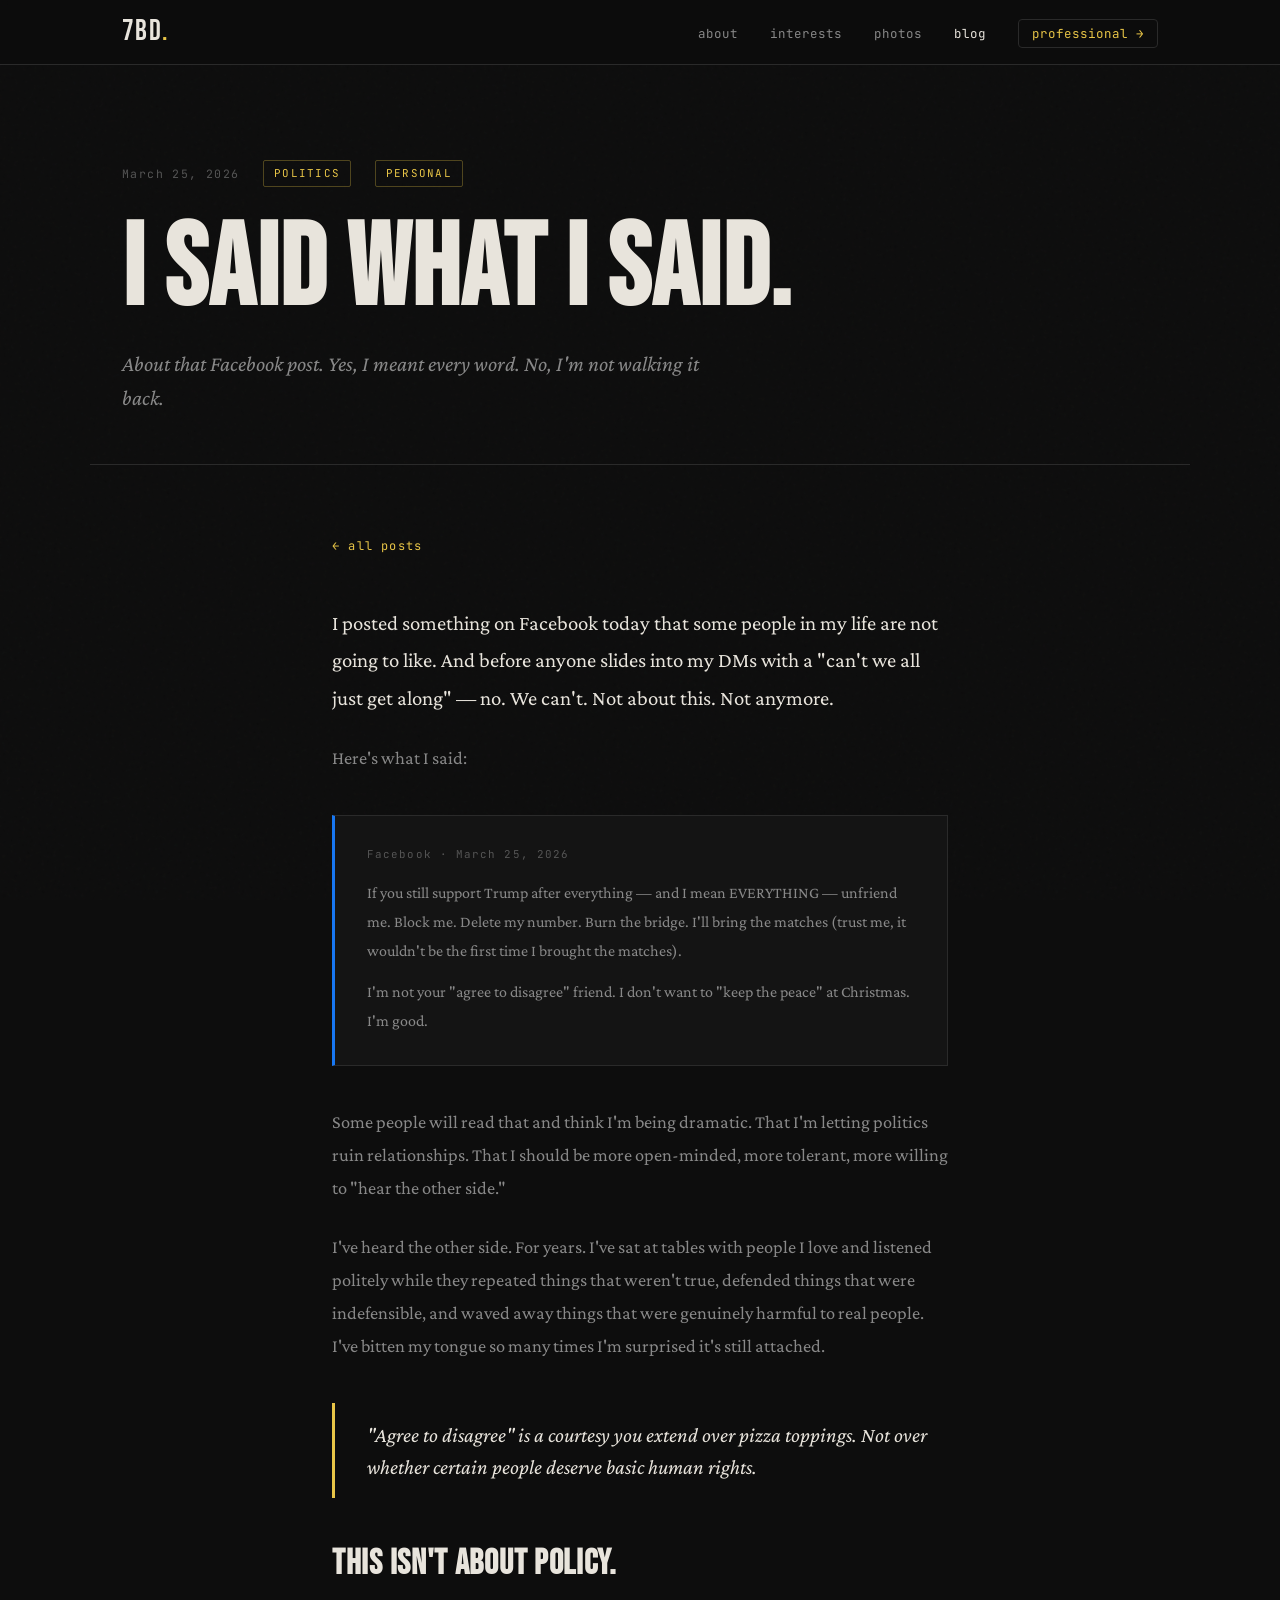
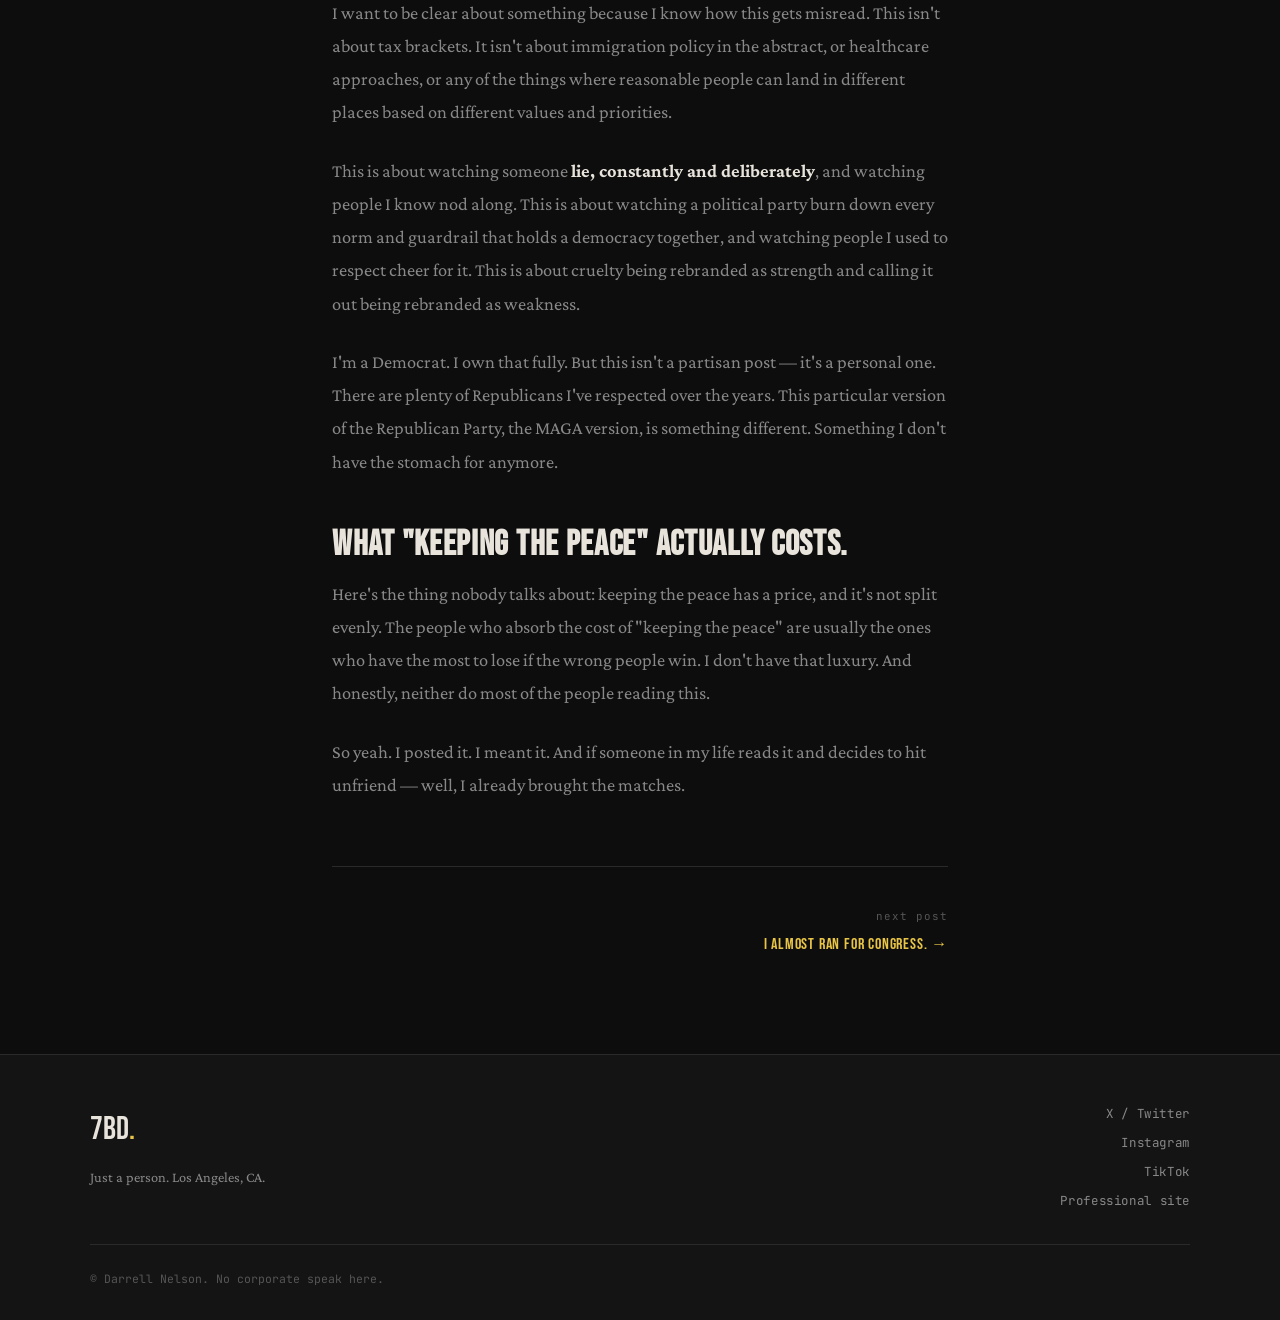
<file: blog/i-said-what-i-said.html>
<!DOCTYPE html>
<html lang="en">
<head>
  <meta charset="UTF-8">
  <meta name="viewport" content="width=device-width, initial-scale=1.0">
  <title>I Said What I Said — 7bd.</title>
  <meta name="description" content="About that Facebook post. Yes, I meant it. No, I'm not sorry.">
  <meta name="robots" content="index, follow">
  <link rel="canonical" href="https://7bd.org/blog/i-said-what-i-said">

  <!-- Open Graph -->
  <meta property="og:title" content="I Said What I Said.">
  <meta property="og:description" content="About that Facebook post. Yes, I meant it. No, I'm not sorry.">
  <meta property="og:url" content="https://7bd.org/blog/i-said-what-i-said">
  <meta property="og:type" content="article">
  <meta property="og:image" content="https://7bd.org/assets/img/photos/darrell-home.jpg">
  <meta property="og:image:alt" content="Darrell Nelson">
  <meta property="og:site_name" content="7bd.">
  <meta property="article:author" content="Darrell Nelson">
  <meta property="article:published_time" content="2026-03-25">

  <!-- Twitter / X -->
  <meta name="twitter:card" content="summary_large_image">
  <meta name="twitter:site" content="@est7bd">
  <meta name="twitter:creator" content="@est7bd">
  <meta name="twitter:title" content="I Said What I Said.">
  <meta name="twitter:description" content="About that Facebook post. Yes, I meant it. No, I'm not sorry.">
  <meta name="twitter:image" content="https://7bd.org/assets/img/photos/darrell-home.jpg">

  <!-- JSON-LD: BlogPosting -->
  <script type="application/ld+json">
  {
    "@context": "https://schema.org",
    "@type": "BlogPosting",
    "headline": "I Said What I Said.",
    "description": "About that Facebook post. Yes, I meant it. No, I'm not sorry.",
    "url": "https://7bd.org/blog/i-said-what-i-said",
    "datePublished": "2026-03-25",
    "dateModified": "2026-03-25",
    "author": {
      "@type": "Person",
      "name": "Darrell Nelson",
      "url": "https://7bd.org/"
    },
    "publisher": {
      "@type": "Person",
      "name": "Darrell Nelson",
      "url": "https://7bd.org/"
    },
    "image": "https://7bd.org/assets/img/photos/darrell-home.jpg",
    "mainEntityOfPage": "https://7bd.org/blog/i-said-what-i-said"
  }
  </script>
  <link rel="stylesheet" href="/assets/css/style.css">
  <style>
    .post-hero {
      max-width: var(--max-w);
      margin: 0 auto;
      padding: 6rem 2rem 3rem;
      border-bottom: 1px solid var(--border);
    }
    .post-meta {
      display: flex;
      align-items: center;
      gap: 1.5rem;
      margin-bottom: 2rem;
      flex-wrap: wrap;
    }
    .post-date {
      font-family: var(--font-mono);
      font-size: 0.72rem;
      color: var(--text-dim);
      letter-spacing: 0.12em;
    }
    .post-tag {
      font-family: var(--font-mono);
      font-size: 0.68rem;
      letter-spacing: 0.12em;
      text-transform: uppercase;
      color: var(--accent);
      border: 1px solid rgba(232,197,71,0.3);
      padding: 0.2rem 0.6rem;
      border-radius: 2px;
    }
    .post-hero h1 {
      font-family: var(--font-display);
      font-size: clamp(3rem, 9vw, 7.5rem);
      line-height: 0.9;
      letter-spacing: 0.01em;
      color: var(--text);
      margin-bottom: 1.5rem;
    }
    .post-hero .deck {
      font-size: clamp(1.1rem, 2vw, 1.35rem);
      color: var(--text-muted);
      font-style: italic;
      max-width: 580px;
      line-height: 1.6;
    }

    /* Article body */
    .post-body {
      max-width: 680px;
      margin: 0 auto;
      padding: 4rem 2rem 6rem;
    }
    .post-body p {
      margin-bottom: 1.6rem;
      color: var(--text-muted);
      font-size: 1.15rem;
      line-height: 1.8;
    }
    .post-body p:first-of-type {
      font-size: 1.3rem;
      color: var(--text);
    }
    .post-body h2 {
      font-family: var(--font-display);
      font-size: 2.2rem;
      color: var(--text);
      letter-spacing: 0.02em;
      margin: 3rem 0 1rem;
      line-height: 1;
    }
    .post-body strong { color: var(--text); }
    .post-body a { color: var(--accent); }
    .post-body a:hover { color: var(--text); }

    /* Pull quote */
    .pull-quote {
      border-left: 3px solid var(--accent);
      margin: 2.5rem 0;
      padding: 1rem 0 1rem 2rem;
    }
    .pull-quote p {
      font-size: 1.3rem !important;
      color: var(--text) !important;
      font-style: italic;
      margin: 0 !important;
      line-height: 1.5;
    }

    /* The actual Facebook post styled as a card */
    .fb-post {
      background: var(--bg2);
      border: 1px solid var(--border);
      border-left: 3px solid #1877F2;
      padding: 1.8rem 2rem;
      margin: 2.5rem 0;
      font-size: 1rem !important;
      line-height: 1.7;
      color: var(--text-muted) !important;
      font-style: normal;
      position: relative;
    }
    .fb-post::before {
      content: 'Facebook · March 25, 2026';
      display: block;
      font-family: var(--font-mono);
      font-size: 0.68rem;
      color: var(--text-dim);
      letter-spacing: 0.1em;
      margin-bottom: 1rem;
    }
    .fb-post p {
      font-size: 1rem !important;
      color: var(--text-muted) !important;
      margin-bottom: 0.8rem !important;
    }
    .fb-post p:last-child { margin-bottom: 0 !important; }

    /* Back link */
    .back-link {
      display: inline-flex;
      align-items: center;
      gap: 0.5rem;
      font-family: var(--font-mono);
      font-size: 0.75rem;
      letter-spacing: 0.1em;
      color: var(--text-dim);
      margin-bottom: 3rem;
      transition: color 0.2s;
    }
    .back-link:hover { color: var(--accent); }

    /* Next post */
    .post-nav {
      border-top: 1px solid var(--border);
      margin-top: 4rem;
      padding-top: 2.5rem;
      display: flex;
      justify-content: flex-end;
    }
    .post-nav a {
      font-family: var(--font-mono);
      font-size: 0.78rem;
      letter-spacing: 0.08em;
      color: var(--text-muted);
      display: flex;
      flex-direction: column;
      gap: 0.3rem;
      text-align: right;
    }
    .post-nav a span:first-child { color: var(--text-dim); font-size: 0.68rem; }
    .post-nav a span:last-child { color: var(--accent); font-size: 1rem; font-family: var(--font-display); letter-spacing: 0.05em; }
    .post-nav a:hover span:last-child { color: var(--text); }
  </style>
</head>
<body>

<div id="header-placeholder"></div>

<main>
  <article>
    <div class="post-hero">
      <div class="post-meta">
        <span class="post-date">March 25, 2026</span>
        <span class="post-tag">politics</span>
        <span class="post-tag">personal</span>
      </div>
      <h1>I Said What I Said.</h1>
      <p class="deck">About that Facebook post. Yes, I meant every word. No, I'm not walking it back.</p>
    </div>

    <div class="post-body">
      <a href="/blog" class="back-link">← all posts</a>

      <p>I posted something on Facebook today that some people in my life are not going to like. And before anyone slides into my DMs with a "can't we all just get along" — no. We can't. Not about this. Not anymore.</p>

      <p>Here's what I said:</p>

      <div class="fb-post">
        <p>If you still support Trump after everything — and I mean EVERYTHING — unfriend me. Block me. Delete my number. Burn the bridge. I'll bring the matches (trust me, it wouldn't be the first time I brought the matches).</p>
        <p>I'm not your "agree to disagree" friend. I don't want to "keep the peace" at Christmas. I'm good.</p>
      </div>

      <p>Some people will read that and think I'm being dramatic. That I'm letting politics ruin relationships. That I should be more open-minded, more tolerant, more willing to "hear the other side."</p>

      <p>I've heard the other side. For years. I've sat at tables with people I love and listened politely while they repeated things that weren't true, defended things that were indefensible, and waved away things that were genuinely harmful to real people. I've bitten my tongue so many times I'm surprised it's still attached.</p>

      <div class="pull-quote">
        <p>"Agree to disagree" is a courtesy you extend over pizza toppings. Not over whether certain people deserve basic human rights.</p>
      </div>

      <h2>This Isn't About Policy.</h2>

      <p>I want to be clear about something because I know how this gets misread. This isn't about tax brackets. It isn't about immigration policy in the abstract, or healthcare approaches, or any of the things where reasonable people can land in different places based on different values and priorities.</p>

      <p>This is about watching someone <strong>lie, constantly and deliberately</strong>, and watching people I know nod along. This is about watching a political party burn down every norm and guardrail that holds a democracy together, and watching people I used to respect cheer for it. This is about cruelty being rebranded as strength and calling it out being rebranded as weakness.</p>

      <p>I'm a Democrat. I own that fully. But this isn't a partisan post — it's a personal one. There are plenty of Republicans I've respected over the years. This particular version of the Republican Party, the MAGA version, is something different. Something I don't have the stomach for anymore.</p>

      <h2>What "Keeping the Peace" Actually Costs.</h2>

      <p>Here's the thing nobody talks about: keeping the peace has a price, and it's not split evenly. The people who absorb the cost of "keeping the peace" are usually the ones who have the most to lose if the wrong people win. I don't have that luxury. And honestly, neither do most of the people reading this.</p>

      <p>So yeah. I posted it. I meant it. And if someone in my life reads it and decides to hit unfriend — well, I already brought the matches.</p>

      <div class="post-nav">
        <a href="/blog/i-almost-ran-for-congress">
          <span>next post</span>
          <span>I Almost Ran for Congress. →</span>
        </a>
      </div>
    </div>
  </article>
</main>

<div id="footer-placeholder"></div>
<script src="/assets/js/includes.js"></script>
</body>
</html>
</file>
<file: assets/css/style.css>
/* =============================================
   7bd.org — Main Stylesheet
   Dark, bold, personal. No corporate nonsense.
   ============================================= */

@import url('https://fonts.googleapis.com/css2?family=Bebas+Neue&family=Crimson+Pro:ital,wght@0,300;0,400;0,600;1,300;1,400&family=JetBrains+Mono:wght@400;500&display=swap');

/* --- Variables --- */
:root {
  --bg:         #0d0d0d;
  --bg2:        #141414;
  --bg3:        #1c1c1c;
  --surface:    #1f1f1f;
  --border:     #2a2a2a;
  --accent:     #e8c547;
  --accent2:    #c4813a;
  --text:       #e8e4dc;
  --text-muted: #888;
  --text-dim:   #555;
  --font-display: 'Bebas Neue', sans-serif;
  --font-body:    'Crimson Pro', Georgia, serif;
  --font-mono:    'JetBrains Mono', monospace;
  --radius:     4px;
  --max-w:      1100px;
  --transition: 0.2s ease;
}

/* --- Reset --- */
*, *::before, *::after { box-sizing: border-box; margin: 0; padding: 0; }
html { scroll-behavior: smooth; }
body {
  background: var(--bg);
  color: var(--text);
  font-family: var(--font-body);
  font-size: 1.125rem;
  line-height: 1.7;
  -webkit-font-smoothing: antialiased;
  overflow-x: hidden;
}
img { max-width: 100%; display: block; }
a { color: var(--accent); text-decoration: none; transition: color var(--transition); }
a:hover { color: #fff; }

/* --- Noise Overlay --- */
body::before {
  content: '';
  position: fixed;
  inset: 0;
  background-image: url("data:image/svg+xml,%3Csvg viewBox='0 0 256 256' xmlns='http://www.w3.org/2000/svg'%3E%3Cfilter id='noise'%3E%3CfeTurbulence type='fractalNoise' baseFrequency='0.9' numOctaves='4' stitchTiles='stitch'/%3E%3C/filter%3E%3Crect width='100%25' height='100%25' filter='url(%23noise)' opacity='0.04'/%3E%3C/svg%3E");
  pointer-events: none;
  z-index: 0;
  opacity: 0.5;
}

/* --- Header --- */
.site-header {
  position: fixed;
  top: 0; left: 0; right: 0;
  z-index: 100;
  border-bottom: 1px solid var(--border);
  background: rgba(13,13,13,0.92);
  backdrop-filter: blur(12px);
}
.nav-inner {
  max-width: var(--max-w);
  margin: 0 auto;
  padding: 0 2rem;
  height: 64px;
  display: flex;
  align-items: center;
  justify-content: space-between;
}
.nav-logo {
  font-family: var(--font-display);
  font-size: 1.8rem;
  color: var(--text);
  letter-spacing: 0.05em;
  line-height: 1;
}
.nav-logo-dot { color: var(--accent); }
.nav-links {
  display: flex;
  list-style: none;
  gap: 2rem;
  align-items: center;
}
.nav-links a {
  font-family: var(--font-mono);
  font-size: 0.78rem;
  color: var(--text-muted);
  letter-spacing: 0.08em;
  text-transform: lowercase;
  transition: color var(--transition);
}
.nav-links a:hover,
.nav-links a.active { color: var(--text); }
.nav-links .nav-pro {
  border: 1px solid var(--border);
  padding: 0.3rem 0.8rem;
  border-radius: var(--radius);
  color: var(--accent);
}
.nav-links .nav-pro:hover {
  background: var(--accent);
  color: var(--bg);
  border-color: var(--accent);
}

/* Mobile nav toggle */
.nav-toggle {
  display: none;
  flex-direction: column;
  gap: 5px;
  background: none;
  border: none;
  cursor: pointer;
  padding: 4px;
}
.nav-toggle span {
  display: block;
  width: 24px;
  height: 2px;
  background: var(--text);
  transition: all var(--transition);
}

/* --- Main Content Offset --- */
main { padding-top: 64px; position: relative; z-index: 1; }

/* --- Section Wrapper --- */
.section {
  max-width: var(--max-w);
  margin: 0 auto;
  padding: 5rem 2rem;
}
.section-label {
  font-family: var(--font-mono);
  font-size: 0.72rem;
  letter-spacing: 0.2em;
  text-transform: uppercase;
  color: var(--accent);
  margin-bottom: 1rem;
  display: block;
}
.section-title {
  font-family: var(--font-display);
  font-size: clamp(2.5rem, 6vw, 5rem);
  line-height: 0.95;
  letter-spacing: 0.02em;
  color: var(--text);
  margin-bottom: 2rem;
}

/* --- Footer --- */
.site-footer {
  border-top: 1px solid var(--border);
  background: var(--bg2);
  padding: 3rem 2rem 2rem;
  position: relative;
  z-index: 1;
}
.footer-inner {
  max-width: var(--max-w);
  margin: 0 auto;
  display: flex;
  justify-content: space-between;
  align-items: flex-start;
  gap: 2rem;
  flex-wrap: wrap;
}
.footer-logo {
  font-family: var(--font-display);
  font-size: 2rem;
  color: var(--text);
  display: block;
  margin-bottom: 0.5rem;
}
.footer-logo span { color: var(--accent); }
.footer-left p {
  font-size: 0.9rem;
  color: var(--text-muted);
}
.footer-links {
  display: flex;
  flex-direction: column;
  gap: 0.5rem;
  align-items: flex-end;
}
.footer-links a {
  font-family: var(--font-mono);
  font-size: 0.78rem;
  color: var(--text-muted);
  letter-spacing: 0.05em;
}
.footer-links a:hover { color: var(--accent); }
.footer-bottom {
  max-width: var(--max-w);
  margin: 2rem auto 0;
  padding-top: 1.5rem;
  border-top: 1px solid var(--border);
  font-family: var(--font-mono);
  font-size: 0.72rem;
  color: var(--text-dim);
}

/* --- Divider --- */
.divider {
  border: none;
  border-top: 1px solid var(--border);
  margin: 0;
}

/* --- Responsive --- */
@media (max-width: 768px) {
  .nav-toggle { display: flex; }
  .nav-links {
    display: none;
    position: absolute;
    top: 64px;
    left: 0; right: 0;
    background: var(--bg2);
    border-bottom: 1px solid var(--border);
    flex-direction: column;
    align-items: flex-start;
    padding: 1.5rem 2rem;
    gap: 1.2rem;
  }
  .nav-links.open { display: flex; }
  .nav-links .nav-pro { border: none; padding: 0; }
  .footer-inner { flex-direction: column; }
  .footer-links { align-items: flex-start; }
}
</file>
